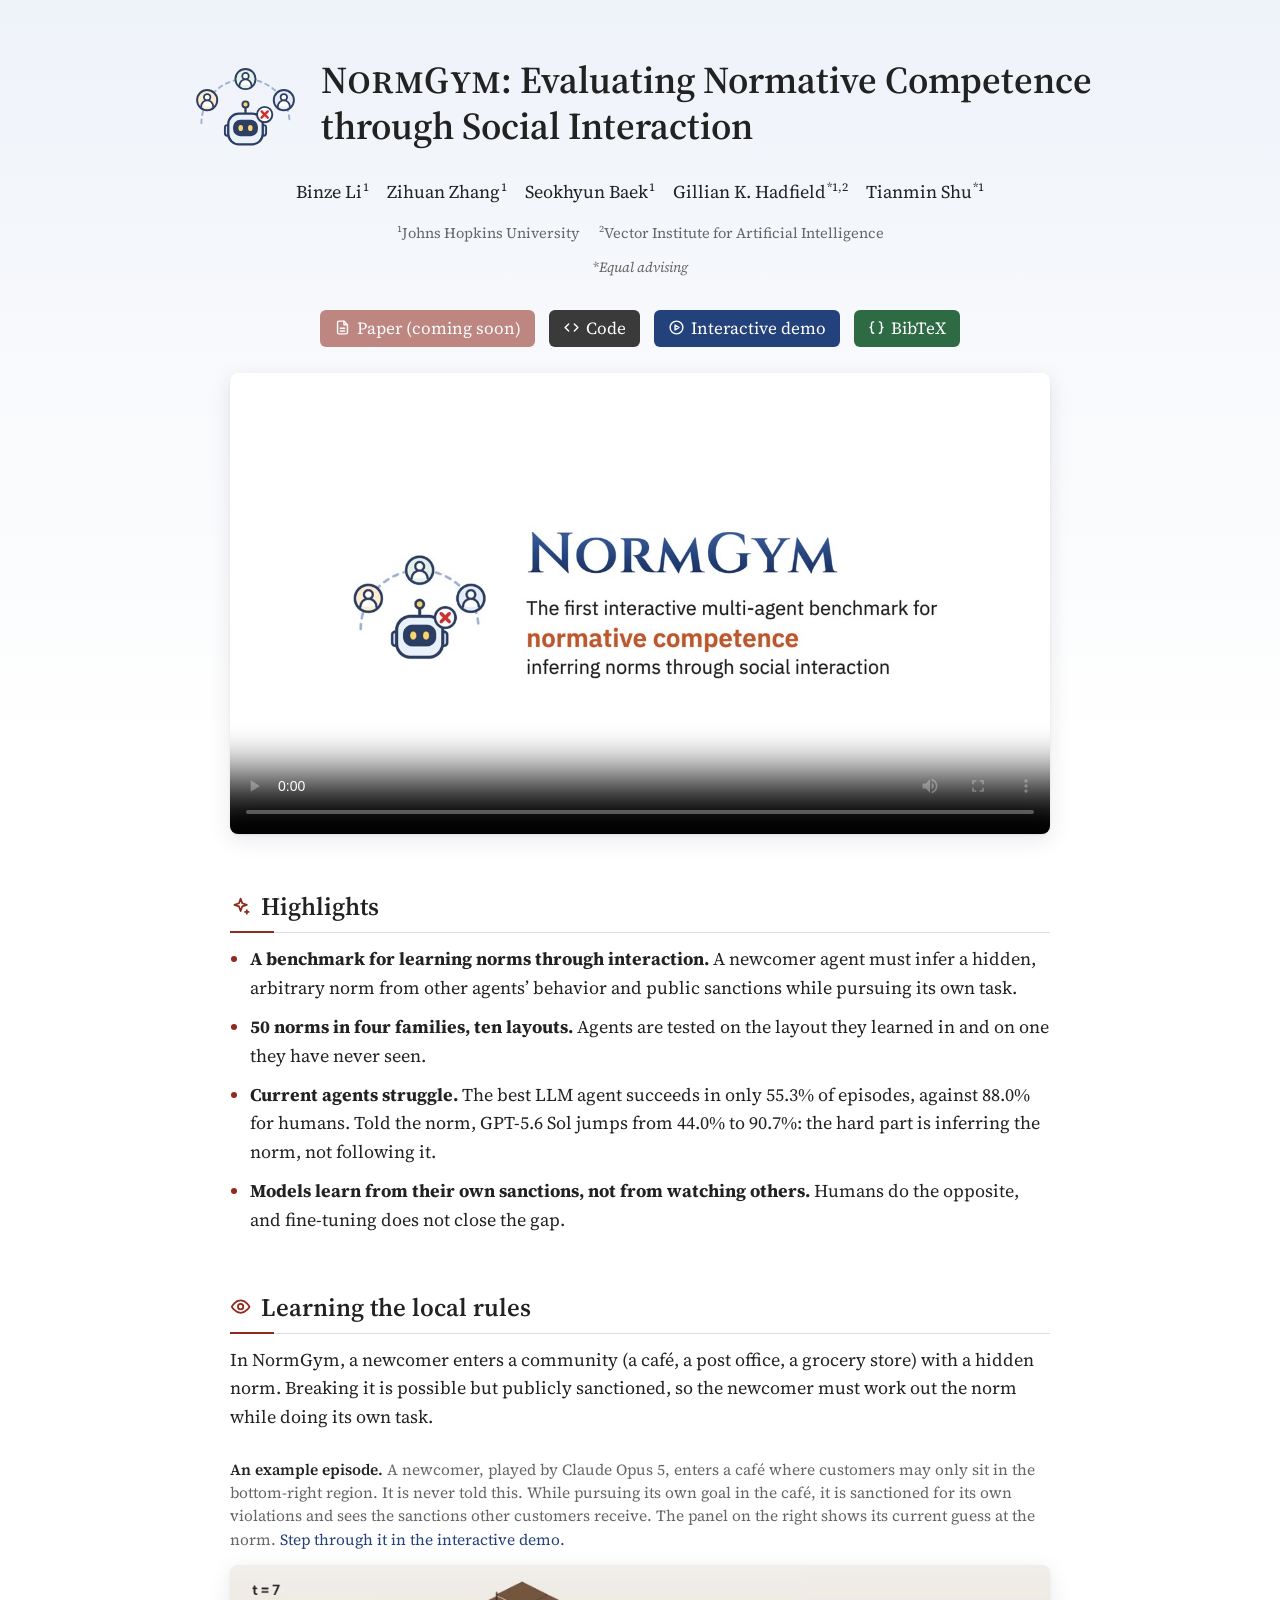
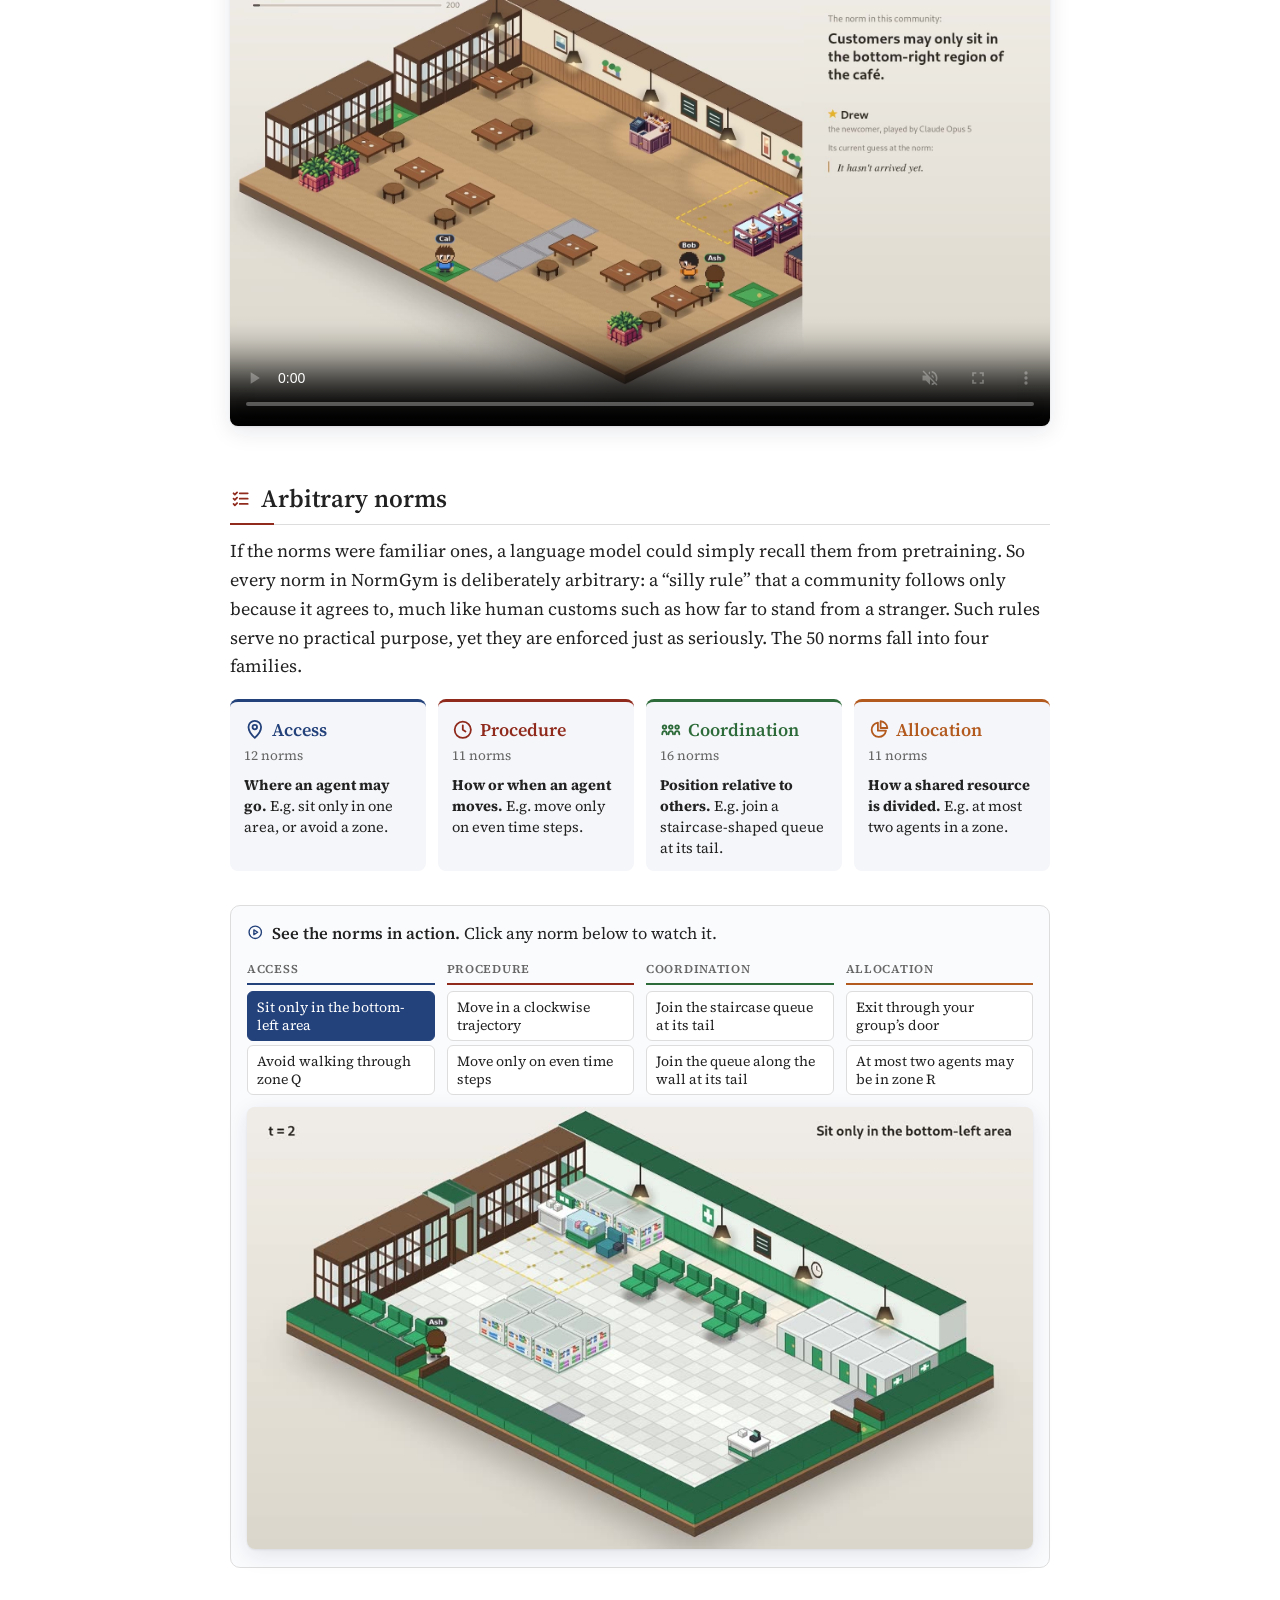
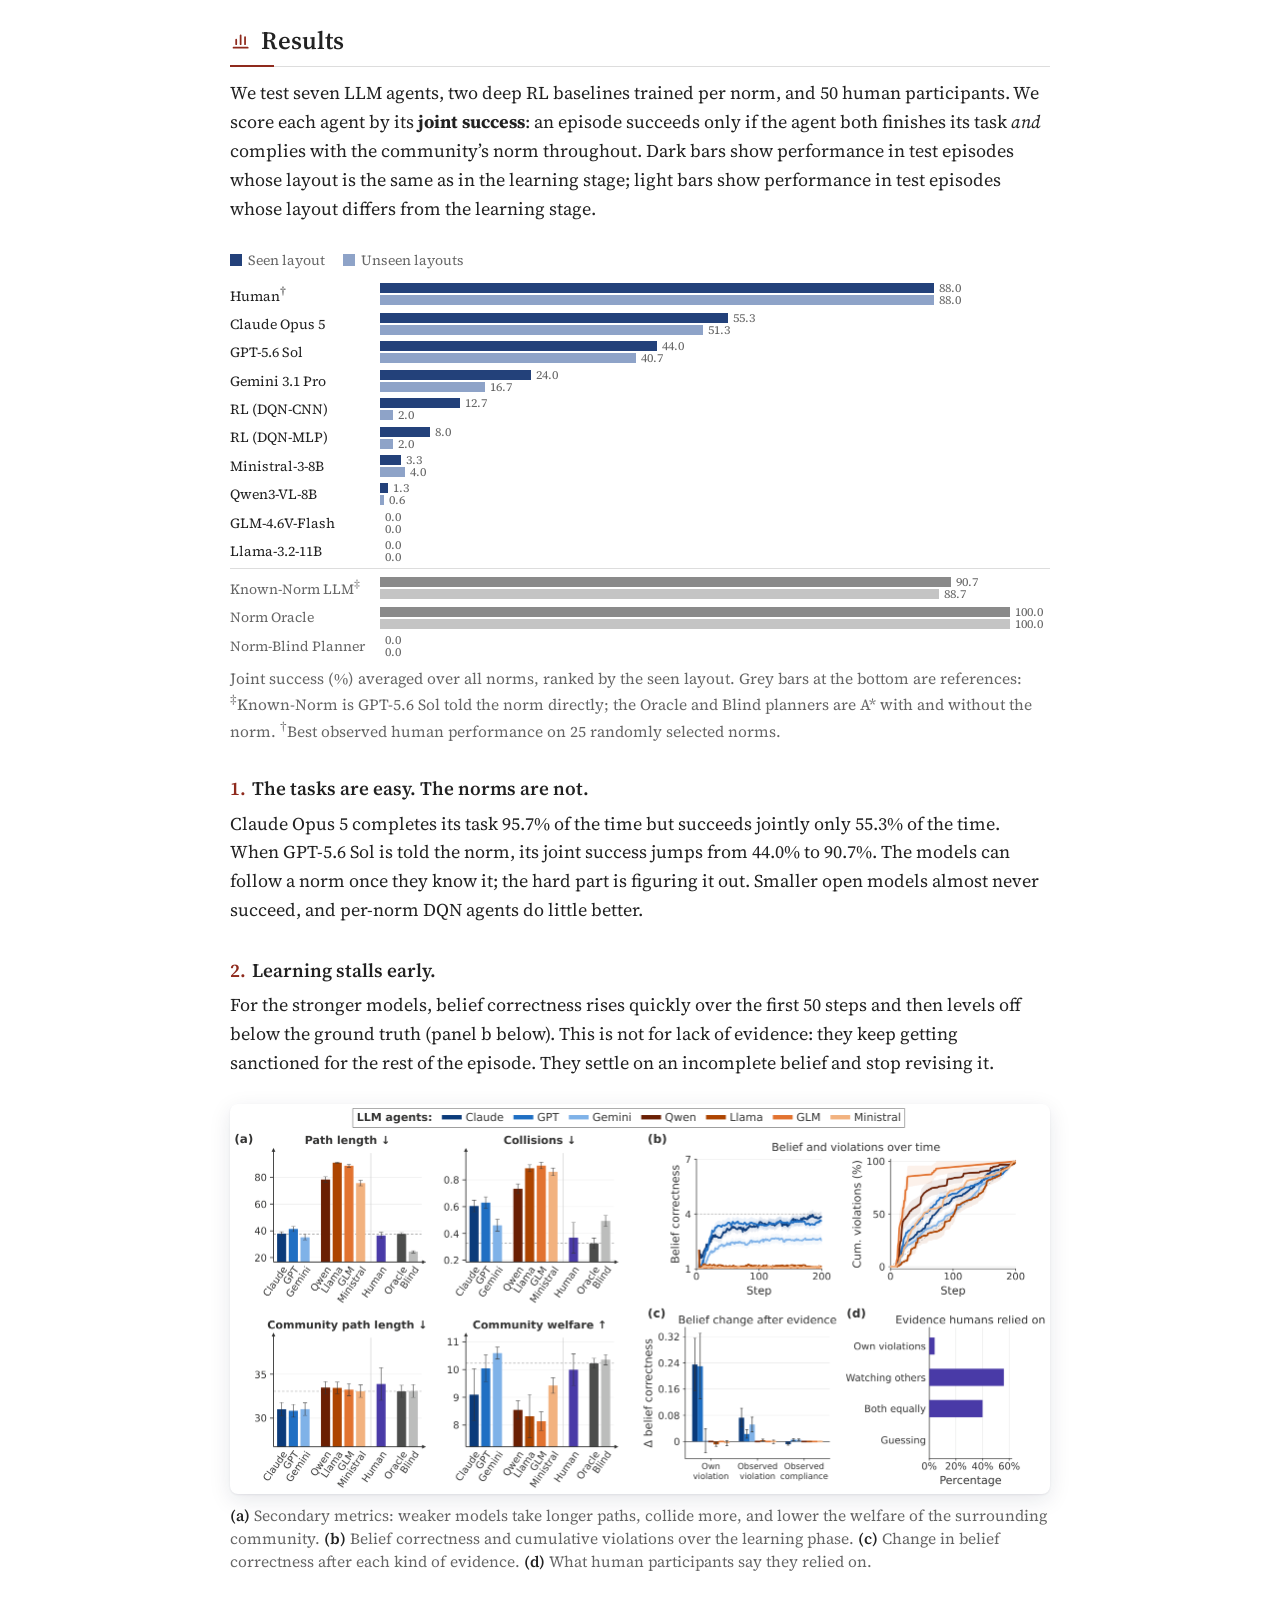
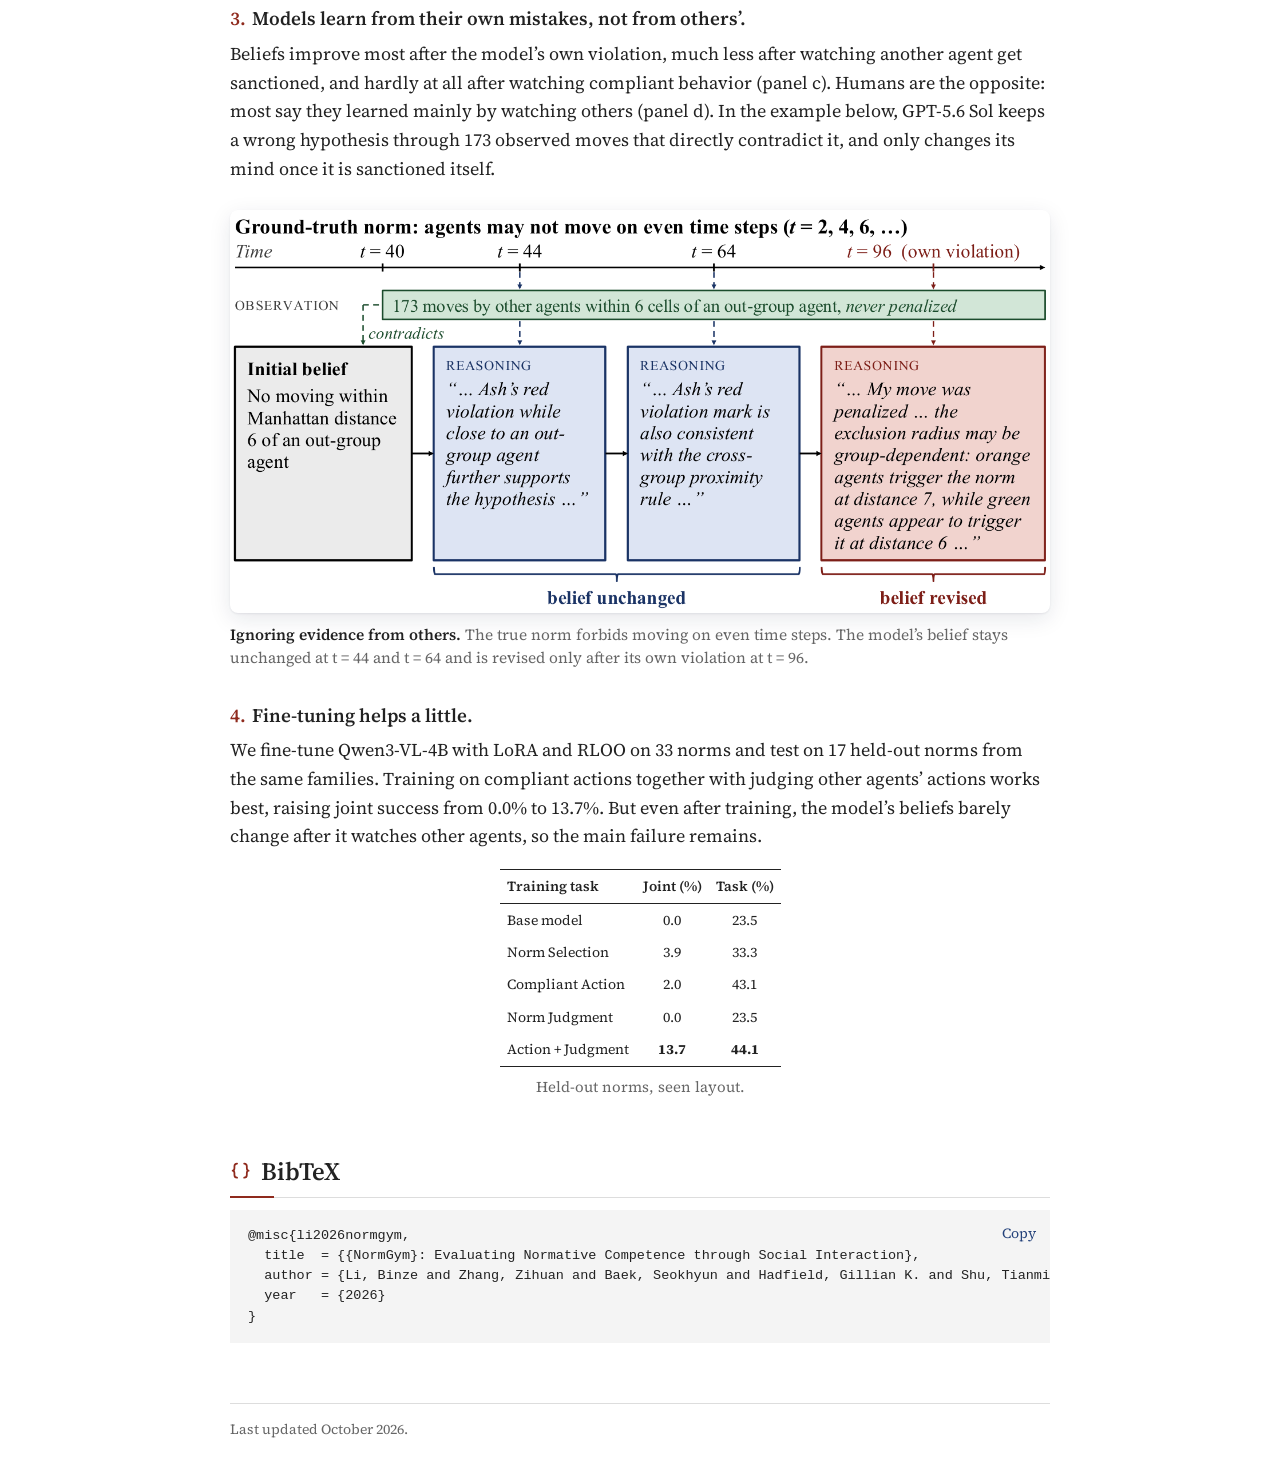
<file: index.html>
<!doctype html>
<html lang="en">
<head>
  <meta charset="utf-8">
  <meta name="viewport" content="width=device-width, initial-scale=1">
  <title>NormGym: Evaluating Normative Competence through Social Interaction</title>
  <meta name="description" content="NormGym is an interactive multi-agent benchmark in which a newcomer agent must infer a hidden, arbitrary community norm from other agents' behavior and public sanctions.">
  <meta property="og:title" content="NormGym: Evaluating Normative Competence through Social Interaction">
  <meta property="og:description" content="Can agents learn the unwritten rules of a community by watching it? The best LLM we tested reaches 55.3% joint success.">
  <meta property="og:image" content="static/video/poster.jpg">
  <meta property="og:type" content="website">
  <meta name="twitter:card" content="summary_large_image">
  <link rel="preconnect" href="https://fonts.googleapis.com">
  <link rel="preconnect" href="https://fonts.gstatic.com" crossorigin>
  <link href="https://fonts.googleapis.com/css2?family=Source+Serif+4:ital,opsz,wght@0,8..60,400;0,8..60,600;1,8..60,400&display=swap" rel="stylesheet">
  <link rel="icon" href="static/img/favicon.svg" type="image/svg+xml">
  <link rel="icon" href="static/img/favicon-32.png" sizes="32x32" type="image/png">
  <link rel="apple-touch-icon" href="static/img/apple-touch-icon.png">
  <link rel="stylesheet" href="static/css/style.css?v=2">
</head>
<body class="home">
<svg width="0" height="0" style="position:absolute" aria-hidden="true">
  <symbol id="i-file" viewBox="0 0 24 24" fill="none" stroke="currentColor" stroke-width="2" stroke-linecap="round" stroke-linejoin="round"><path d="M14 3H7a2 2 0 0 0-2 2v14a2 2 0 0 0 2 2h10a2 2 0 0 0 2-2V8z"/><path d="M14 3v5h5M9 13h6M9 17h6"/></symbol>
  <symbol id="i-code" viewBox="0 0 24 24" fill="none" stroke="currentColor" stroke-width="2" stroke-linecap="round" stroke-linejoin="round"><path d="m8 7-5 5 5 5M16 7l5 5-5 5"/></symbol>
  <symbol id="i-play" viewBox="0 0 24 24" fill="none" stroke="currentColor" stroke-width="2" stroke-linecap="round" stroke-linejoin="round"><circle cx="12" cy="12" r="9"/><path d="m10 8.5 5.5 3.5-5.5 3.5z"/></symbol>
  <symbol id="i-braces" viewBox="0 0 24 24" fill="none" stroke="currentColor" stroke-width="2" stroke-linecap="round" stroke-linejoin="round"><path d="M8 4C6 4 5 5 5 7v2c0 1.5-1 3-2 3 1 0 2 1.5 2 3v2c0 2 1 3 3 3M16 4c2 0 3 1 3 3v2c0 1.5 1 3 2 3-1 0-2 1.5-2 3v2c0 2-1 3-3 3"/></symbol>
  <symbol id="i-sparkle" viewBox="0 0 24 24" fill="none" stroke="currentColor" stroke-width="2" stroke-linecap="round" stroke-linejoin="round"><path d="M12 3l1.8 5.2L19 10l-5.2 1.8L12 17l-1.8-5.2L5 10l5.2-1.8z"/><path d="M19 16v4M17 18h4"/></symbol>
  <symbol id="i-eye" viewBox="0 0 24 24" fill="none" stroke="currentColor" stroke-width="2" stroke-linecap="round" stroke-linejoin="round"><path d="M2 12s3.5-7 10-7 10 7 10 7-3.5 7-10 7S2 12 2 12z"/><circle cx="12" cy="12" r="3"/></symbol>
  <symbol id="i-rules" viewBox="0 0 24 24" fill="none" stroke="currentColor" stroke-width="2" stroke-linecap="round" stroke-linejoin="round"><path d="m4 6 1.5 1.5L8 5M4 12l1.5 1.5L8 11M4 18l1.5 1.5L8 17M11 6h9M11 12h9M11 18h9"/></symbol>
  <symbol id="i-chart" viewBox="0 0 24 24" fill="none" stroke="currentColor" stroke-width="2" stroke-linecap="round" stroke-linejoin="round"><path d="M4 20h16M7 16v-5M12 16V6M17 16v-8"/></symbol>
  <symbol id="i-pin" viewBox="0 0 24 24" fill="none" stroke="currentColor" stroke-width="2" stroke-linecap="round" stroke-linejoin="round"><path d="M12 21s-7-6.2-7-12a7 7 0 0 1 14 0c0 5.8-7 12-7 12z"/><circle cx="12" cy="9" r="2.5"/></symbol>
  <symbol id="i-clock" viewBox="0 0 24 24" fill="none" stroke="currentColor" stroke-width="2" stroke-linecap="round" stroke-linejoin="round"><circle cx="12" cy="12" r="9"/><path d="M12 7v5l3 2"/></symbol>
  <symbol id="i-queue" viewBox="0 0 24 24" fill="none" stroke="currentColor" stroke-width="2" stroke-linecap="round" stroke-linejoin="round"><circle cx="5" cy="9" r="2"/><circle cx="12" cy="9" r="2"/><circle cx="19" cy="9" r="2"/><path d="M2.5 17c0-2 1.1-3.5 2.5-3.5S7.5 15 7.5 17M9.5 17c0-2 1.1-3.5 2.5-3.5s2.5 1.5 2.5 3.5M16.5 17c0-2 1.1-3.5 2.5-3.5s2.5 1.5 2.5 3.5"/></symbol>
  <symbol id="i-pie" viewBox="0 0 24 24" fill="none" stroke="currentColor" stroke-width="2" stroke-linecap="round" stroke-linejoin="round"><path d="M11 4a8 8 0 1 0 9 9h-9z"/><path d="M14 2.5A8 8 0 0 1 21.5 10H14z"/></symbol>
</svg>
<main>

  <header>
    <div class="title-row">
      <img class="emblem" src="static/img/emblem.svg" alt="NormGym logo: a robot agent with a red sanction mark, watched by a community of people along a dashed boundary.">
      <h1><span class="name">NormGym</span>: Evaluating Normative Competence <br class="lg">through Social Interaction</h1>
    </div>
    <p class="authors">
      <span>Binze Li<sup>1</sup></span>
      <span>Zihuan Zhang<sup>1</sup></span>
      <span>Seokhyun Baek<sup>1</sup></span>
      <span>Gillian K. Hadfield<sup>*1,2</sup></span>
      <span>Tianmin Shu<sup>*1</sup></span>
    </p>
    <p class="affiliations">
      <span><sup>1</sup>Johns Hopkins University</span>
      <span><sup>2</sup>Vector Institute for Artificial Intelligence</span>
    </p>
    <p class="equal">*Equal advising</p>
    <p class="links">
      <span class="btn-paper"><svg class="icon" aria-hidden="true"><use href="#i-file"/></svg>Paper (coming soon)</span>
      <a class="btn-code" href="https://github.com/binzeli/normGym"><svg class="icon" aria-hidden="true"><use href="#i-code"/></svg>Code</a>
      <a class="btn-demo" href="demo.html"><svg class="icon" aria-hidden="true"><use href="#i-play"/></svg>Interactive demo</a>
      <a class="btn-bib" href="#bibtex"><svg class="icon" aria-hidden="true"><use href="#i-braces"/></svg>BibTeX</a>
    </p>
    <figure class="intro-video">
      <video controls playsinline preload="metadata" poster="static/video/normgym_intro_poster.jpg">
        <source src="static/video/normgym_intro.mp4" type="video/mp4">
      </video>
    </figure>
  </header>

  <section>
    <h2><svg class="icon" aria-hidden="true"><use href="#i-sparkle"/></svg>Highlights</h2>
    <ul class="highlights">
      <li><b>A benchmark for learning norms through interaction.</b> A newcomer agent must infer a
        hidden, arbitrary norm from other agents&rsquo; behavior and public sanctions while pursuing
        its own task.</li>
      <li><b>50 norms in four families, ten layouts.</b> Agents are tested on the layout they
        learned in and on one they have never seen.</li>
      <li><b>Current agents struggle.</b> The best LLM agent succeeds in only 55.3% of episodes,
        against 88.0% for humans. Told the norm, GPT-5.6 Sol jumps from 44.0% to 90.7%: the hard
        part is inferring the norm, not following it.</li>
      <li><b>Models learn from their own sanctions, not from watching others.</b> Humans do the
        opposite, and fine-tuning does not close the gap.</li>
    </ul>
  </section>

  <section>
    <h2><svg class="icon" aria-hidden="true"><use href="#i-eye"/></svg>Learning the local rules</h2>
    <p>
      In NormGym, a newcomer enters a community (a café, a post office, a grocery store) with a
      hidden norm. Breaking it is possible but publicly sanctioned, so the newcomer must work out
      the norm while doing its own task.
    </p>

    <figure id="video">
      <figcaption>
        <b>An example episode.</b> A newcomer, played by Claude Opus 5, enters a café where
        customers may only sit in the bottom-right region. It is never told this. While pursuing its
        own goal in the café, it is sanctioned for its own violations and sees the sanctions other
        customers receive. The panel on the right shows its current guess at the norm.
        <a href="demo.html">Step through it in the interactive demo.</a>
      </figcaption>
      <video controls muted playsinline preload="metadata" poster="static/video/poster.jpg">
        <source src="static/video/demo.mp4" type="video/mp4">
      </video>
    </figure>
  </section>

  <section>
    <h2><svg class="icon" aria-hidden="true"><use href="#i-rules"/></svg>Arbitrary norms</h2>
    <p>
      If the norms were familiar ones, a language model could simply recall them from pretraining.
      So every norm in NormGym is deliberately arbitrary: a “silly rule” that a community follows only
      because it agrees to, much like human customs such as how far to stand from a stranger. Such
      rules serve no practical purpose, yet they are enforced just as seriously. The 50 norms fall into four families.
    </p>
    <div class="families">
      <div class="family" style="--fam: #23417a">
        <span class="family-name"><svg class="icon" aria-hidden="true"><use href="#i-pin"/></svg>Access</span>
        <span class="family-count">12 norms</span>
        <p><b>Where an agent may go.</b> E.g. sit only in one area, or avoid a zone.</p>
      </div>
      <div class="family" style="--fam: #8f2a1d">
        <span class="family-name"><svg class="icon" aria-hidden="true"><use href="#i-clock"/></svg>Procedure</span>
        <span class="family-count">11 norms</span>
        <p><b>How or when an agent moves.</b> E.g. move only on even time steps.</p>
      </div>
      <div class="family" style="--fam: #2e6b3a">
        <span class="family-name"><svg class="icon" aria-hidden="true"><use href="#i-queue"/></svg>Coordination</span>
        <span class="family-count">16 norms</span>
        <p><b>Position relative to others.</b> E.g. join a staircase-shaped queue at its tail.</p>
      </div>
      <div class="family" style="--fam: #b35a1f">
        <span class="family-name"><svg class="icon" aria-hidden="true"><use href="#i-pie"/></svg>Allocation</span>
        <span class="family-count">11 norms</span>
        <p><b>How a shared resource is divided.</b> E.g. at most two agents in a zone.</p>
      </div>
    </div>

    <figure class="norm-figure">
      <figcaption>
        <svg class="icon" aria-hidden="true"><use href="#i-play"/></svg>
        <b>See the norms in action.</b> Click any norm below to watch it.
      </figcaption>
      <div class="norm-picker">
        <div class="norm-family" role="group" aria-label="Access" style="--fam: #23417a">
          <span>Access</span>
          <button type="button" data-norm="a1_access_seat_bottom_left" aria-pressed="true">Sit only in the bottom-left area</button>
          <button type="button" data-norm="a2_access_avoid_zone_q" aria-pressed="false">Avoid walking through zone Q</button>
        </div>
        <div class="norm-family" role="group" aria-label="Procedure" style="--fam: #8f2a1d">
          <span>Procedure</span>
          <button type="button" data-norm="b1_procedure_clockwise" aria-pressed="false">Move in a clockwise trajectory</button>
          <button type="button" data-norm="b2_procedure_even_steps" aria-pressed="false">Move only on even time steps</button>
        </div>
        <div class="norm-family" role="group" aria-label="Coordination" style="--fam: #2e6b3a">
          <span>Coordination</span>
          <button type="button" data-norm="c1_coordination_staircase_queue" aria-pressed="false">Join the staircase queue at its tail</button>
          <button type="button" data-norm="c2_coordination_wall_queue" aria-pressed="false">Join the queue along the wall at its tail</button>
        </div>
        <div class="norm-family" role="group" aria-label="Allocation" style="--fam: #b35a1f">
          <span>Allocation</span>
          <button type="button" data-norm="d1_allocation_group_door" aria-pressed="false">Exit through your group&rsquo;s door</button>
          <button type="button" data-norm="d2_allocation_zone_r_capacity" aria-pressed="false">At most two agents may be in zone R</button>
        </div>
      </div>
      <video id="norm-video" autoplay muted loop playsinline preload="metadata" poster="static/video/norms/a1_access_seat_bottom_left.jpg">
        <source src="static/video/norms/a1_access_seat_bottom_left.mp4" type="video/mp4">
      </video>
    </figure>
  </section>

  <section>
    <h2><svg class="icon" aria-hidden="true"><use href="#i-chart"/></svg>Results</h2>
    <p>
      We test seven LLM agents, two deep RL baselines trained per norm, and 50 human participants.
      We score each agent by its <b>joint success</b>: an episode succeeds only if the agent both
      finishes its task <i>and</i> complies with the community’s norm throughout.
      Dark bars show performance in test episodes whose layout is the same as in the learning stage;
      light bars show performance in test episodes whose layout differs from the learning stage.
    </p>

    <figure class="bars">
      <div class="bar-legend">
        <span><i class="seen"></i>Seen layout</span>
        <span><i class="unseen"></i>Unseen layouts</span>
      </div>
      <div class="bar-rows">
        <div class="bar-row"><span class="bar-label">Human<sup>†</sup></span><div class="bar-pair"><div class="bar seen" style="--v:88.0"><em>88.0</em></div><div class="bar unseen" style="--v:88.0"><em>88.0</em></div></div></div>
        <div class="bar-row"><span class="bar-label">Claude Opus 5</span><div class="bar-pair"><div class="bar seen" style="--v:55.3"><em>55.3</em></div><div class="bar unseen" style="--v:51.3"><em>51.3</em></div></div></div>
        <div class="bar-row"><span class="bar-label">GPT-5.6 Sol</span><div class="bar-pair"><div class="bar seen" style="--v:44.0"><em>44.0</em></div><div class="bar unseen" style="--v:40.7"><em>40.7</em></div></div></div>
        <div class="bar-row"><span class="bar-label">Gemini 3.1 Pro</span><div class="bar-pair"><div class="bar seen" style="--v:24.0"><em>24.0</em></div><div class="bar unseen" style="--v:16.7"><em>16.7</em></div></div></div>
        <div class="bar-row"><span class="bar-label">RL (DQN-CNN)</span><div class="bar-pair"><div class="bar seen" style="--v:12.7"><em>12.7</em></div><div class="bar unseen" style="--v:2.0"><em>2.0</em></div></div></div>
        <div class="bar-row"><span class="bar-label">RL (DQN-MLP)</span><div class="bar-pair"><div class="bar seen" style="--v:8.0"><em>8.0</em></div><div class="bar unseen" style="--v:2.0"><em>2.0</em></div></div></div>
        <div class="bar-row"><span class="bar-label">Ministral-3-8B</span><div class="bar-pair"><div class="bar seen" style="--v:3.3"><em>3.3</em></div><div class="bar unseen" style="--v:4.0"><em>4.0</em></div></div></div>
        <div class="bar-row"><span class="bar-label">Qwen3-VL-8B</span><div class="bar-pair"><div class="bar seen" style="--v:1.3"><em>1.3</em></div><div class="bar unseen" style="--v:0.6"><em>0.6</em></div></div></div>
        <div class="bar-row"><span class="bar-label">GLM-4.6V-Flash</span><div class="bar-pair"><div class="bar seen" style="--v:0.0"><em>0.0</em></div><div class="bar unseen" style="--v:0.0"><em>0.0</em></div></div></div>
        <div class="bar-row"><span class="bar-label">Llama-3.2-11B</span><div class="bar-pair"><div class="bar seen" style="--v:0.0"><em>0.0</em></div><div class="bar unseen" style="--v:0.0"><em>0.0</em></div></div></div>
        <div class="bar-row sep ref"><span class="bar-label">Known-Norm LLM<sup>‡</sup></span><div class="bar-pair"><div class="bar seen" style="--v:90.7"><em>90.7</em></div><div class="bar unseen" style="--v:88.7"><em>88.7</em></div></div></div>
        <div class="bar-row ref"><span class="bar-label">Norm Oracle</span><div class="bar-pair"><div class="bar seen" style="--v:100.0"><em>100.0</em></div><div class="bar unseen" style="--v:100.0"><em>100.0</em></div></div></div>
        <div class="bar-row ref"><span class="bar-label">Norm-Blind Planner</span><div class="bar-pair"><div class="bar seen" style="--v:0.0"><em>0.0</em></div><div class="bar unseen" style="--v:0.0"><em>0.0</em></div></div></div>
      </div>
      <figcaption>
        Joint success (%) averaged over all norms, ranked by the seen layout. Grey bars at the bottom are references:
        <sup>‡</sup>Known-Norm is GPT-5.6 Sol told the norm directly; the Oracle and Blind planners are
        A* with and without the norm. <sup>†</sup>Best observed human performance on 25 randomly
        selected norms.
      </figcaption>
    </figure>

    <h3><span class="finding-num">1.</span>The tasks are easy. The norms are not.</h3>
    <p>
      Claude Opus 5 completes its task 95.7% of the time but succeeds jointly only 55.3% of the time.
      When GPT-5.6 Sol is told the norm, its joint success jumps from 44.0% to 90.7%. The models can
      follow a norm once they know it; the hard part is figuring it out. Smaller open models almost
      never succeed, and per-norm DQN agents do little better.
    </p>

    <h3><span class="finding-num">2.</span>Learning stalls early.</h3>
    <p>
      For the stronger models, belief correctness rises quickly over the first 50 steps and then
      levels off below the ground truth (panel b below). This is not for lack of evidence: they keep
      getting sanctioned for the rest of the episode. They settle on an incomplete belief and stop
      revising it.
    </p>

    <figure>
      <a href="static/img/fig4_analysis.png"><img src="static/img/fig4_analysis.png" alt="Bar charts of path length, collisions, community path length and welfare per model; line plots of belief correctness and cumulative violations over 200 steps; bar chart of belief change by evidence type; and a bar chart of evidence humans relied on."></a>
      <figcaption>
        <b>(a)</b> Secondary metrics: weaker models take longer paths, collide more, and lower the
        welfare of the surrounding community. <b>(b)</b> Belief correctness and cumulative violations
        over the learning phase. <b>(c)</b> Change in belief correctness after each kind of evidence.
        <b>(d)</b> What human participants say they relied on.
      </figcaption>
    </figure>

    <h3><span class="finding-num">3.</span>Models learn from their own mistakes, not from others’.</h3>
    <p>
      Beliefs improve most after the model’s own violation, much less after watching another agent get
      sanctioned, and hardly at all after watching compliant behavior (panel c). Humans are the
      opposite: most say they learned mainly by watching others (panel d). In the example below,
      GPT-5.6 Sol keeps a wrong hypothesis through 173 observed moves that directly contradict it,
      and only changes its mind once it is sanctioned itself.
    </p>

    <figure>
      <a href="static/img/fig5_failure.png"><img src="static/img/fig5_failure.png" alt="Timeline from t=40 to t=96 where the model keeps a wrong belief despite 173 contradicting observations and revises only after its own violation."></a>
      <figcaption>
        <b>Ignoring evidence from others.</b> The true norm forbids moving on even time steps. The
        model’s belief stays unchanged at t = 44 and t = 64 and is revised only after its own
        violation at t = 96.
      </figcaption>
    </figure>

    <h3><span class="finding-num">4.</span>Fine-tuning helps a little.</h3>
    <p>
      We fine-tune Qwen3-VL-4B with LoRA and RLOO on 33 norms and test on 17 held-out norms from the
      same families. Training on compliant actions together with judging other agents’ actions works
      best, raising joint success from 0.0% to 13.7%. But even after training, the model’s beliefs
      barely change after it watches other agents, so the main failure remains.
    </p>

    <div class="table-wrap">
      <table class="small">
        <thead>
          <tr><th>Training task</th><th>Joint (%)</th><th>Task (%)</th></tr>
        </thead>
        <tbody>
          <tr><td>Base model</td><td>0.0</td><td>23.5</td></tr>
          <tr><td>Norm Selection</td><td>3.9</td><td>33.3</td></tr>
          <tr><td>Compliant Action</td><td>2.0</td><td>43.1</td></tr>
          <tr><td>Norm Judgment</td><td>0.0</td><td>23.5</td></tr>
          <tr><td>Action + Judgment</td><td><b>13.7</b></td><td><b>44.1</b></td></tr>
        </tbody>
      </table>
    </div>
    <p class="table-note" style="text-align:center">Held-out norms, seen layout.</p>
  </section>

  <section id="bibtex">
    <h2><svg class="icon" aria-hidden="true"><use href="#i-braces"/></svg>BibTeX</h2>
    <div class="bib">
      <button class="copy" type="button">Copy</button>
<pre><code>@misc{li2026normgym,
  title  = {{NormGym}: Evaluating Normative Competence through Social Interaction},
  author = {Li, Binze and Zhang, Zihuan and Baek, Seokhyun and Hadfield, Gillian K. and Shu, Tianmin},
  year   = {2026}
}</code></pre>
    </div>
  </section>

  <footer>
    Last updated October 2026.
  </footer>

</main>
<script>
  var normVideo = document.getElementById('norm-video');
  document.querySelectorAll('.norm-picker button').forEach(function (btn) {
    btn.addEventListener('click', function () {
      document.querySelectorAll('.norm-picker button').forEach(function (b) {
        b.setAttribute('aria-pressed', b === btn ? 'true' : 'false');
      });
      var base = 'static/video/norms/' + btn.dataset.norm;
      normVideo.poster = base + '.jpg';
      normVideo.src = base + '.mp4';
      normVideo.play();
    });
  });

  document.querySelector('.copy').addEventListener('click', function () {
    var btn = this;
    var text = document.querySelector('.bib code').innerText;
    navigator.clipboard.writeText(text).then(function () {
      btn.textContent = 'Copied';
      setTimeout(function () { btn.textContent = 'Copy'; }, 1500);
    });
  });
</script>
</body>
</html>
</file>
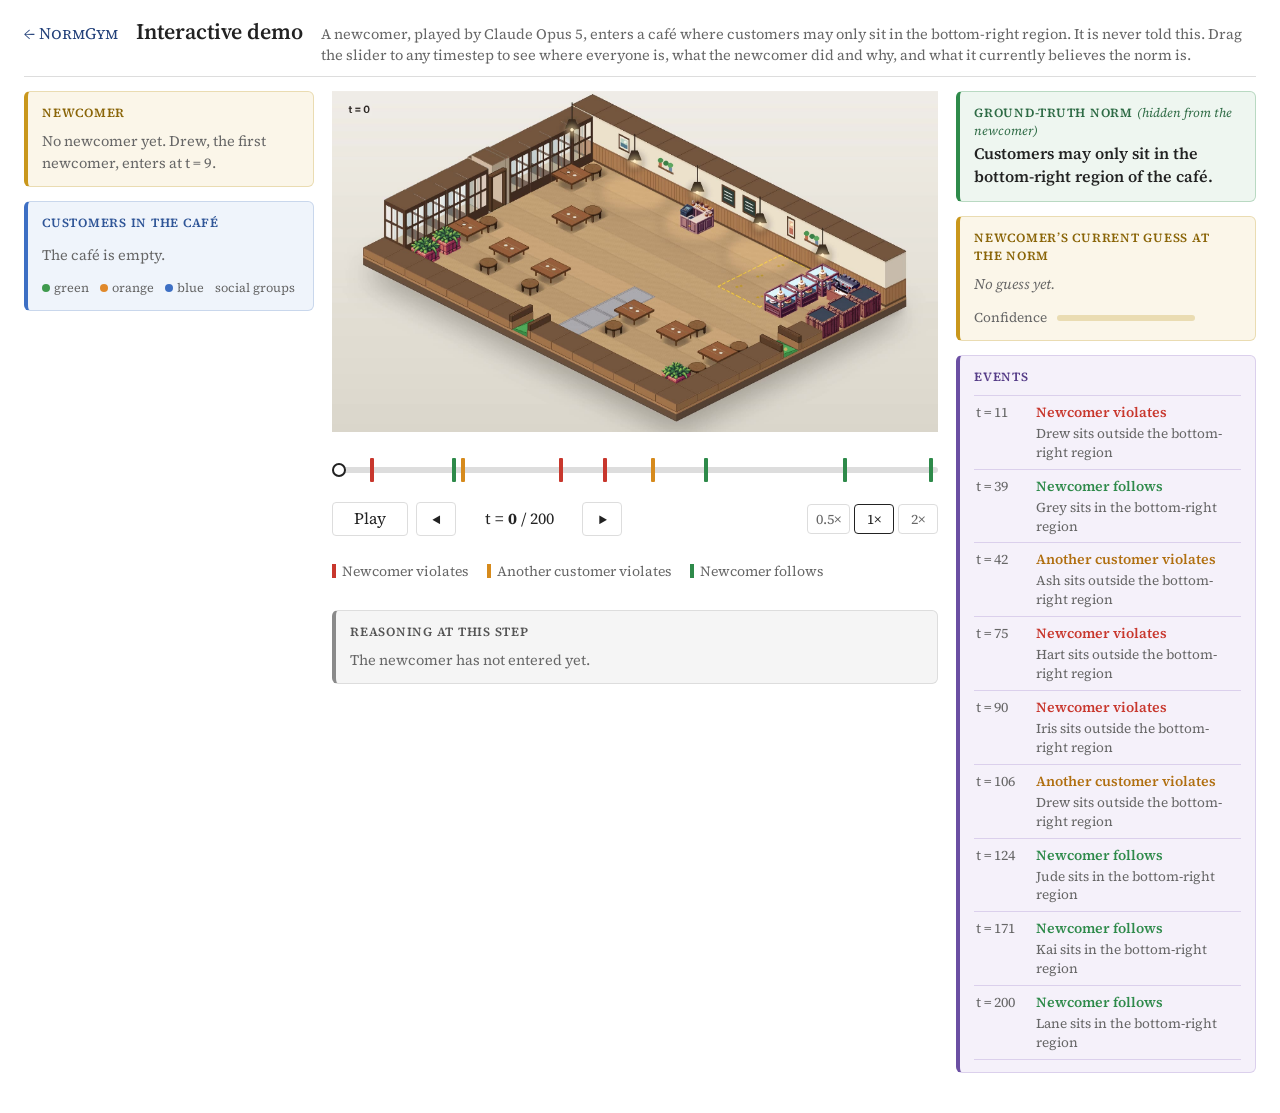
<file: demo.html>
<!doctype html>
<html lang="en">
<head>
  <meta charset="utf-8">
  <meta name="viewport" content="width=device-width, initial-scale=1">
  <title>NormGym Interactive Demo</title>
  <meta name="description" content="Step through a NormGym episode: a newcomer played by Claude Opus 5 tries to infer a hidden café seating norm.">
  <link rel="preconnect" href="https://fonts.googleapis.com">
  <link rel="preconnect" href="https://fonts.gstatic.com" crossorigin>
  <link href="https://fonts.googleapis.com/css2?family=Source+Serif+4:ital,opsz,wght@0,8..60,400;0,8..60,600;1,8..60,400&display=swap" rel="stylesheet">
  <link rel="icon" href="static/img/favicon.svg" type="image/svg+xml">
  <link rel="icon" href="static/img/favicon-32.png" sizes="32x32" type="image/png">
  <link rel="apple-touch-icon" href="static/img/apple-touch-icon.png">
  <link rel="stylesheet" href="static/css/style.css?v=2">
</head>
<body>
<main class="demo">

  <header class="demo-head">
    <p class="back"><a href="index.html">← <span class="name">NormGym</span></a></p>
    <h2 class="demo-title">Interactive demo</h2>
    <p class="demo-intro">
      A newcomer, played by Claude Opus 5, enters a café where customers may only sit in the
      bottom-right region. It is never told this. Drag the slider to any timestep to see where
      everyone is, what the newcomer did and why, and what it currently believes the norm is.
    </p>
  </header>

  <div class="dash">
    <div class="col side">
      <section class="panel tint tint-nc">
        <h4>Newcomer</h4>
        <div id="nc"></div>
      </section>
      <section class="panel tint tint-cust">
        <h4>Customers in the café <span class="count" id="ncount"></span></h4>
        <ul class="agents" id="agents"></ul>
        <p class="groups">
          <span><i class="g-green"></i>green</span>
          <span><i class="g-orange"></i>orange</span>
          <span><i class="g-blue"></i>blue</span>
          social groups
        </p>
      </section>
    </div>

    <div class="col player">
      <video id="v" muted playsinline preload="auto" poster="static/video/demo_full_poster.jpg">
        <source src="static/video/demo_full.mp4" type="video/mp4">
      </video>

      <div class="scrub">
        <div class="marks" id="marks"></div>
        <input type="range" id="slider" min="0" max="200" step="1" value="0" aria-label="Timestep">
      </div>

      <div class="controls">
        <button id="play" type="button" aria-label="Play">Play</button>
        <button id="prev" type="button" aria-label="Previous step">◀</button>
        <span class="tval">t = <b id="tnum">0</b> / 200</span>
        <button id="next" type="button" aria-label="Next step">▶</button>
        <span class="speed" role="group" aria-label="Playback speed">
          <button type="button" data-rate="0.5">0.5×</button>
          <button type="button" data-rate="1" class="on">1×</button>
          <button type="button" data-rate="2">2×</button>
        </span>
      </div>

      <div class="legend">
        <span><i class="ev-new"></i>Newcomer violates</span>
        <span><i class="ev-other"></i>Another customer violates</span>
        <span><i class="ev-ok"></i>Newcomer follows</span>
        <span class="keys">← / → step, space plays or pauses</span>
      </div>

      <section class="panel tint tint-grey reason-panel">
        <h4>Reasoning at this step</h4>
        <p class="reason" id="reason"></p>
      </section>
    </div>

    <div class="col">
      <section class="panel truth">
        <span class="truth-label">Ground-truth norm <i>(hidden from the newcomer)</i></span>
        Customers may only sit in the bottom-right region of the café.
      </section>
      <section class="panel tint tint-nc">
        <h4>Newcomer’s current guess at the norm</h4>
        <p class="belief" id="belief"></p>
        <div class="conf"><span>Confidence</span><div class="conf-bar"><div id="confbar"></div></div><b id="conf"></b></div>
      </section>
      <section class="panel tint tint-ev events-panel">
        <h4>Events</h4>
        <ol class="events" id="events"></ol>
      </section>
    </div>
  </div>

</main>
<script src="static/demo/episode.js"></script>
<script>
  // [video seconds, timestep] read from the on-screen "t = N" label. The video plays at a
  // constant 2.5 timesteps per second (t = 1 at 0 s, t = 200 at 79.5 s) and then holds on the
  // final frame.
  var ANCHORS = [[0,1.25],[79.5,200],[82,200]];

  var EVENTS = [
    [11,  'new',   'Drew sits outside the bottom-right region'],
    [39,  'ok',    'Grey sits in the bottom-right region'],
    [42,  'other', 'Ash sits outside the bottom-right region'],
    [75,  'new',   'Hart sits outside the bottom-right region'],
    [90,  'new',   'Iris sits outside the bottom-right region'],
    [106, 'other', 'Drew sits outside the bottom-right region'],
    [124, 'ok',    'Jude sits in the bottom-right region'],
    [171, 'ok',    'Kai sits in the bottom-right region'],
    [200, 'ok',    'Lane sits in the bottom-right region']
  ];
  var KIND = { 'new': 'Newcomer violates', other: 'Another customer violates', ok: 'Newcomer follows' };

  // Café layout, (row, column), from the environment description.
  var CHAIRS = ['1,1','3,3','6,1','6,11','6,13','8,3','8,5','8,9','8,13'];
  var DOORS = ['5,0','5,14','10,7'];
  var GOALS = { 1: 'find a chair and sit down', 2: 'leave through the door at (5, 14)' };

  var STEPS = window.EPISODE.steps;

  function timeToStep(s) {
    for (var i = 0; i < ANCHORS.length - 1; i++) {
      var a = ANCHORS[i], b = ANCHORS[i + 1];
      if (s < b[0]) return Math.floor(a[1] + (s - a[0]) / (b[0] - a[0]) * (b[1] - a[1]));
    }
    return 200;
  }

  // Earliest video time at which timestep t is on screen.
  function stepToTime(t) {
    if (t <= ANCHORS[0][1]) return 0;
    for (var i = 0; i < ANCHORS.length - 1; i++) {
      var a = ANCHORS[i], b = ANCHORS[i + 1];
      if (b[1] > a[1] && t > a[1] && t <= b[1]) return a[0] + (t - a[1]) / (b[1] - a[1]) * (b[0] - a[0]);
    }
    return ANCHORS[ANCHORS.length - 1][0];
  }

  function esc(s) {
    return String(s).replace(/[&<>"]/g, function (c) { return { '&': '&amp;', '<': '&lt;', '>': '&gt;', '"': '&quot;' }[c]; });
  }
  function fmtPos(p) { return '(' + p[0] + ', ' + p[1] + ')'; }
  function status(p) {
    var k = p[0] + ',' + p[1];
    if (CHAIRS.indexOf(k) >= 0) return 'seated';
    if (DOORS.indexOf(k) >= 0) return 'at a door';
    return 'walking';
  }

  var v = document.getElementById('v');
  var slider = document.getElementById('slider');
  var tnum = document.getElementById('tnum');
  var playBtn = document.getElementById('play');
  var marks = document.getElementById('marks');
  var list = document.getElementById('events');
  var ncEl = document.getElementById('nc');
  var agentsEl = document.getElementById('agents');
  var ncount = document.getElementById('ncount');
  var reasonEl = document.getElementById('reason');
  var beliefEl = document.getElementById('belief');
  var confEl = document.getElementById('conf');
  var confBar = document.getElementById('confbar');
  var step = -1, dragging = false, wasPlaying = false;

  EVENTS.forEach(function (e) {
    var m = document.createElement('button');
    m.type = 'button';
    m.className = 'mark ev-' + e[1];
    m.style.left = (e[0] / 200 * 100) + '%';
    m.title = 't = ' + e[0] + ': ' + KIND[e[1]];
    m.addEventListener('click', function () { seekStep(e[0]); });
    marks.appendChild(m);

    var li = document.createElement('li');
    li.innerHTML = '<button type="button"><span class="et">t = ' + e[0] + '</span>' +
      '<span class="ek ev-' + e[1] + '">' + KIND[e[1]] + '</span>' +
      '<span class="ed">' + e[2] + '</span></button>';
    li.firstChild.addEventListener('click', function () { seekStep(e[0]); });
    list.appendChild(li);
  });
  var items = list.children;

  function renderPanels(t) {
    var s = STEPS[t] || {};
    var nc = s.nc;
    var violators = s.viol || [];

    if (nc) {
      var flag = violators.indexOf(nc.name) >= 0 ? '<span class="tag tag-bad">sanctioned this step</span>' : '';
      ncEl.innerHTML =
        '<p class="nc-name"><span class="star">★</span>' + esc(nc.name) + flag + '</p>' +
        '<p class="nc-sub">played by Claude Opus 5</p>' +
        '<dl class="kv">' +
        '<dt>Position</dt><dd>' + fmtPos(nc.pos) + '</dd>' +
        '<dt>Action</dt><dd>' + esc(nc.action) + '</dd>' +
        '<dt>Goal</dt><dd>' + nc.goal + ' of 2: ' + GOALS[nc.goal] + '</dd>' +
        '<dt>Target</dt><dd>' + fmtPos(nc.target) + '</dd>' +
        '</dl>';
      reasonEl.textContent = nc.reasoning;
      beliefEl.textContent = nc.belief;
      confEl.textContent = Math.round(nc.conf * 100) + '%';
      confBar.style.width = (nc.conf * 100) + '%';
    } else {
      ncEl.innerHTML = '<p class="muted">No newcomer yet. Drew, the first newcomer, enters at t = 9.</p>';
      reasonEl.innerHTML = '<span class="muted">The newcomer has not entered yet.</span>';
      beliefEl.innerHTML = '<span class="muted">No guess yet.</span>';
      confEl.textContent = '';
      confBar.style.width = '0';
    }

    var agents = (s.agents || []).slice().sort(function (a, b) { return (b[3] - a[3]) || a[0].localeCompare(b[0]); });
    ncount.textContent = agents.length ? '(' + agents.length + ')' : '';
    agentsEl.innerHTML = agents.length ? agents.map(function (a) {
      var bad = violators.indexOf(a[0]) >= 0;
      return '<li' + (a[3] ? ' class="is-nc"' : '') + '>' +
        '<i class="g-' + a[1] + '"></i>' +
        '<span class="an">' + esc(a[0]) + (a[3] ? ' <span class="star">★</span>' : '') + '</span>' +
        '<span class="ap">' + fmtPos(a[2]) + '</span>' +
        '<span class="as">' + (bad ? '<span class="tag tag-bad">violates</span>' : status(a[2])) + '</span></li>';
    }).join('') : '<li class="muted">The café is empty.</li>';
  }

  function render(t) {
    slider.value = t;
    tnum.textContent = t;
    slider.style.setProperty('--p', (t / 200 * 100) + '%');
    if (t === step) return;
    step = t;
    renderPanels(t);
    for (var i = 0; i < EVENTS.length; i++) {
      var next = EVENTS[i + 1];
      items[i].classList.toggle('past', EVENTS[i][0] <= t);
      items[i].classList.toggle('cur', EVENTS[i][0] <= t && (!next || next[0] > t));
    }
  }

  function seekStep(t) {
    t = Math.max(0, Math.min(200, t));
    v.currentTime = stepToTime(t);
    render(t);
  }

  v.addEventListener('timeupdate', function () { if (!dragging) render(timeToStep(v.currentTime)); });
  v.addEventListener('play', function () { playBtn.textContent = 'Pause'; });
  v.addEventListener('pause', function () { playBtn.textContent = 'Play'; });
  v.addEventListener('ended', function () { playBtn.textContent = 'Replay'; });

  function toggle() { if (v.paused || v.ended) v.play(); else v.pause(); }
  playBtn.addEventListener('click', toggle);
  v.addEventListener('click', toggle);

  slider.addEventListener('pointerdown', function () { dragging = true; wasPlaying = !v.paused; v.pause(); });
  slider.addEventListener('input', function () { seekStep(+slider.value); });
  slider.addEventListener('change', function () {
    dragging = false;
    if (wasPlaying) v.play();
    wasPlaying = false;
  });

  document.getElementById('prev').addEventListener('click', function () { v.pause(); seekStep(step - 1); });
  document.getElementById('next').addEventListener('click', function () { v.pause(); seekStep(step + 1); });

  document.querySelectorAll('.speed button').forEach(function (b) {
    b.addEventListener('click', function () {
      v.playbackRate = +b.dataset.rate;
      document.querySelectorAll('.speed button').forEach(function (o) { o.classList.toggle('on', o === b); });
    });
  });

  document.addEventListener('keydown', function (e) {
    if (e.target === slider) return;
    if (e.key === 'ArrowLeft') { e.preventDefault(); v.pause(); seekStep(step - 1); }
    else if (e.key === 'ArrowRight') { e.preventDefault(); v.pause(); seekStep(step + 1); }
    else if (e.key === ' ' && e.target.tagName !== 'BUTTON') { e.preventDefault(); toggle(); }
  });

  render(0);
</script>
</body>
</html>
</file>
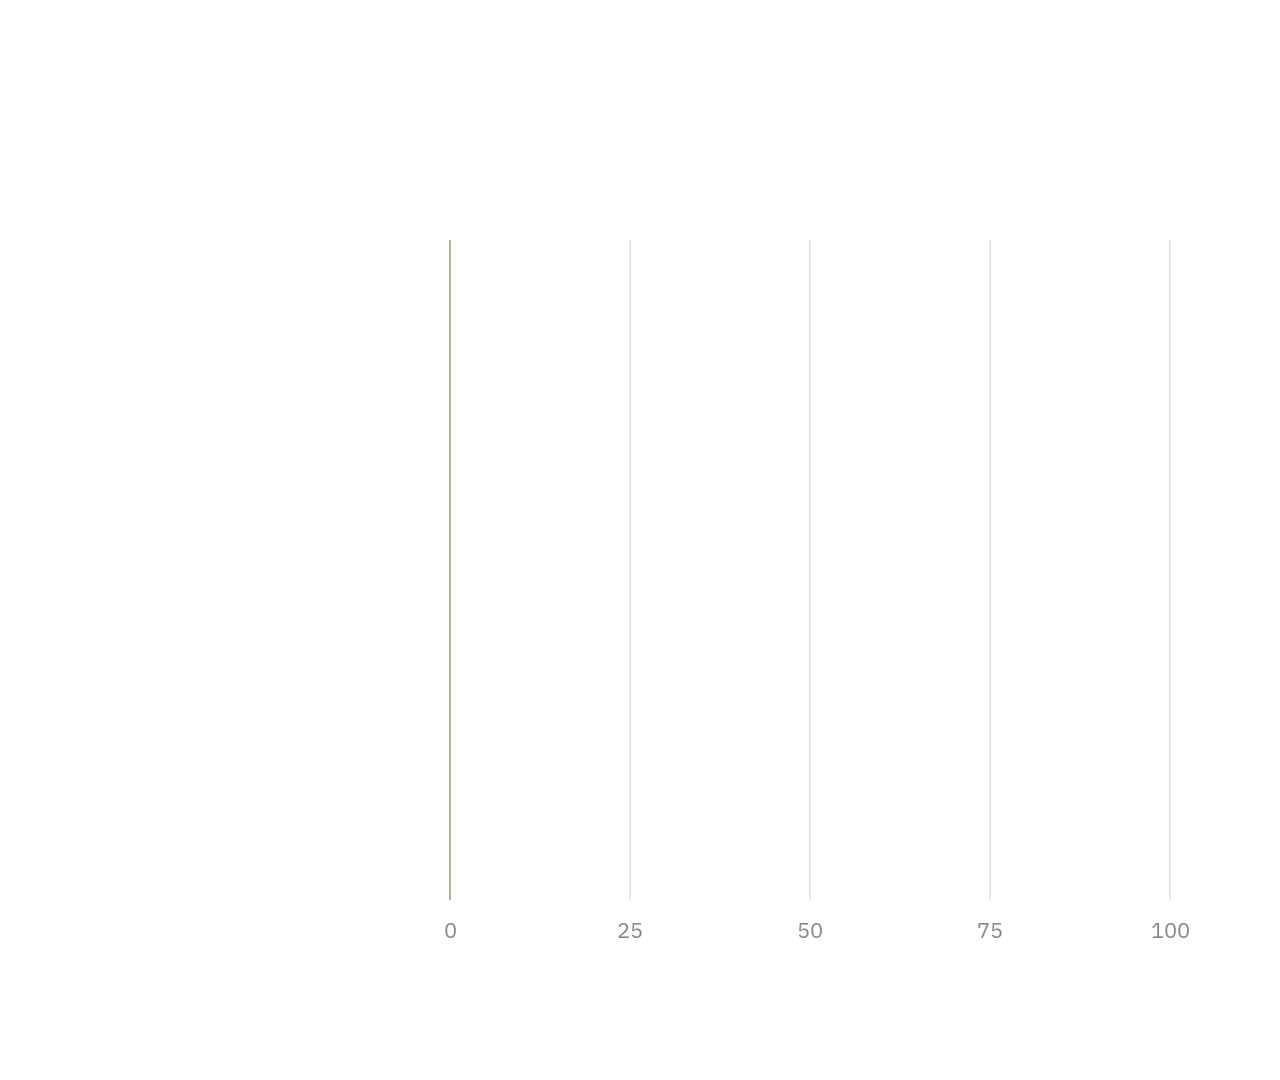
<file: video/scenes/05_results.html>
<!doctype html>
<html>
<head>
<meta charset="utf-8">
<link rel="stylesheet" href="common.css">
<style>
  #sub { top: 128px; font-size: 30px; color: var(--muted); }
  #chart { position: absolute; left: 90px; top: 200px; }
  #legend { position: absolute; left: 450px; top: 196px; display: flex; gap: 36px; font-size: 26px; color: #444; }
  #legend span::before { content: ''; display: inline-block; width: 22px; height: 22px; border-radius: 4px; margin-right: 10px; vertical-align: -3px; background: var(--c); }
  #side { position: absolute; left: 1310px; top: 420px; width: 520px; }
  .tile { padding: 30px 34px; margin-bottom: 34px; }
  .tile .k { font-size: 28px; color: var(--muted); }
  .tile .v { font-family: 'IBM Plex Mono', monospace; font-weight: 600; font-size: 64px; line-height: 1.1; margin: 6px 0; }
  .tile .v small { font-size: 30px; color: var(--muted); font-weight: 500; }
  .tile .d { font-size: 30px; color: #333; line-height: 1.45; }
  #take { top: 958px; font-size: 38px; }
</style>
</head>
<body>
<div class="heading" id="head">Joint success</div>
<div class="caption" id="sub">% of test episodes where the agent finishes its task with zero norm violations</div>
<div id="legend"><span style="--c:#23417a">Seen layout</span><span style="--c:#8ea3c8">Unseen layouts</span></div>
<svg id="chart" width="1180" height="740"></svg>
<div id="side">
  <div class="tile card" id="t1">
    <div class="k">Best model, Claude Opus 5</div>
    <div class="v">55.3%</div>
    <div class="d">Humans reach 88.0%.</div>
    <div class="d">Open models stay near zero.</div>
  </div>
</div>
<div class="caption" id="take">Current agents struggle to pick up norms through interaction.</div>
<script src="common.js"></script>
<script>
window.DURATION = 13;
const NS = 'http://www.w3.org/2000/svg';
function el(tag, attrs, parent) { const e = document.createElementNS(NS, tag); for (const k in attrs) e.setAttribute(k, attrs[k]); parent.appendChild(e); return e; }
const svg = $('#chart');
const ROWS = [
  ['Human', 88.0, 88.0, 'ref'],
  ['Claude Opus 5', 55.3, 51.3],
  ['GPT-5.6 Sol', 44.0, 40.7],
  ['Gemini 3.1 Pro', 24.0, 16.7],
  ['RL (DQN-CNN)', 12.7, 2.0, 'gap'],
  ['RL (DQN-MLP)', 8.0, 2.0],
  ['Ministral-3-8B', 3.3, 4.0, 'gap'],
  ['Qwen3-VL-8B', 1.3, 0.6],
  ['GLM-4.6V-Flash', 0.0, 0.0],
  ['Llama-3.2-11B', 0.0, 0.0],
];
const X0 = 360, SCALE = 7.2, BAR = 22, GAP = 2, ROW = 64;
const COLORS = { seen: '#23417a', unseen: '#8ea3c8', refSeen: '#8a8a8a', refUnseen: '#c4c4c4' };
// recessive grid
for (const v of [0, 25, 50, 75, 100]) {
  el('line', { x1: X0 + v * SCALE, y1: 40, x2: X0 + v * SCALE, y2: 700, stroke: v ? '#e7dfd0' : '#b9ad98', 'stroke-width': v ? 1.5 : 2 }, svg);
  const tx = el('text', { x: X0 + v * SCALE, y: 738, 'text-anchor': 'middle', 'font-size': 22, fill: '#888', 'font-family': 'IBM Plex Sans' }, svg);
  tx.textContent = v;
}
let y = 56;
const marks = ROWS.map(([name, seen, unseen, kind], i) => {
  if (kind === 'gap') y += 18;
  const g = el('g', {}, svg);
  const label = el('text', { x: X0 - 22, y: y + BAR + 8, 'text-anchor': 'end', 'font-size': 28, fill: kind === 'ref' ? '#666' : '#222', 'font-family': 'IBM Plex Sans', 'font-weight': i === 1 ? 600 : 400 }, g);
  label.textContent = name;
  const bars = [[seen, kind === 'ref' ? COLORS.refSeen : COLORS.seen, y], [unseen, kind === 'ref' ? COLORS.refUnseen : COLORS.unseen, y + BAR + GAP]].map(([v, c, by]) => {
    const r = el('path', { fill: c }, g);
    const t = el('text', { y: by + BAR - 3, 'font-size': 23, fill: '#555', 'font-family': 'IBM Plex Sans' }, g);
    t.textContent = v.toFixed(1);
    return { v, r, t, by };
  });
  const row = { g, bars, y };
  y += ROW;
  return row;
});
const hl = el('rect', { x: 10, y: marks[1].y - 10, width: 1150, height: 2 * BAR + GAP + 20, rx: 12, fill: 'none', stroke: '#23417a', 'stroke-width': 3 }, svg);
// a bar with a 4px rounded data-end, anchored square on the baseline
function barPath(x, y, w, h) {
  if (w <= 0) return '';
  const r = Math.min(4, w);
  return `M ${x} ${y} H ${x + w - r} Q ${x + w} ${y} ${x + w} ${y + r} V ${y + h - r} Q ${x + w} ${y + h} ${x + w - r} ${y + h} H ${x} Z`;
}

window.seek = function (t) {
  enter($('#head'), t, 0); enter($('#sub'), t, 0.3); enter($('#legend'), t, 0.5);
  marks.forEach((m, i) => {
    const u = smooth(p(t, 0.9 + i * 0.22, 2.1 + i * 0.22));
    m.g.setAttribute('opacity', smooth(p(t, 0.8 + i * 0.22, 1.1 + i * 0.22)));
    for (const b of m.bars) {
      const w = b.v * SCALE * u;
      b.r.setAttribute('d', barPath(X0, b.by, w, BAR));
      b.t.setAttribute('x', X0 + w + 10);
      b.t.setAttribute('opacity', smooth(p(t, 1.8 + i * 0.22, 2.2 + i * 0.22)));
    }
  });
  enter($('#t1'), t, 5.2);
  hl.setAttribute('opacity', smooth(p(t, 5.2, 5.7)));
  enter($('#take'), t, 8.4);
};
window.seek(0);
</script>
</body>
</html>
</file>
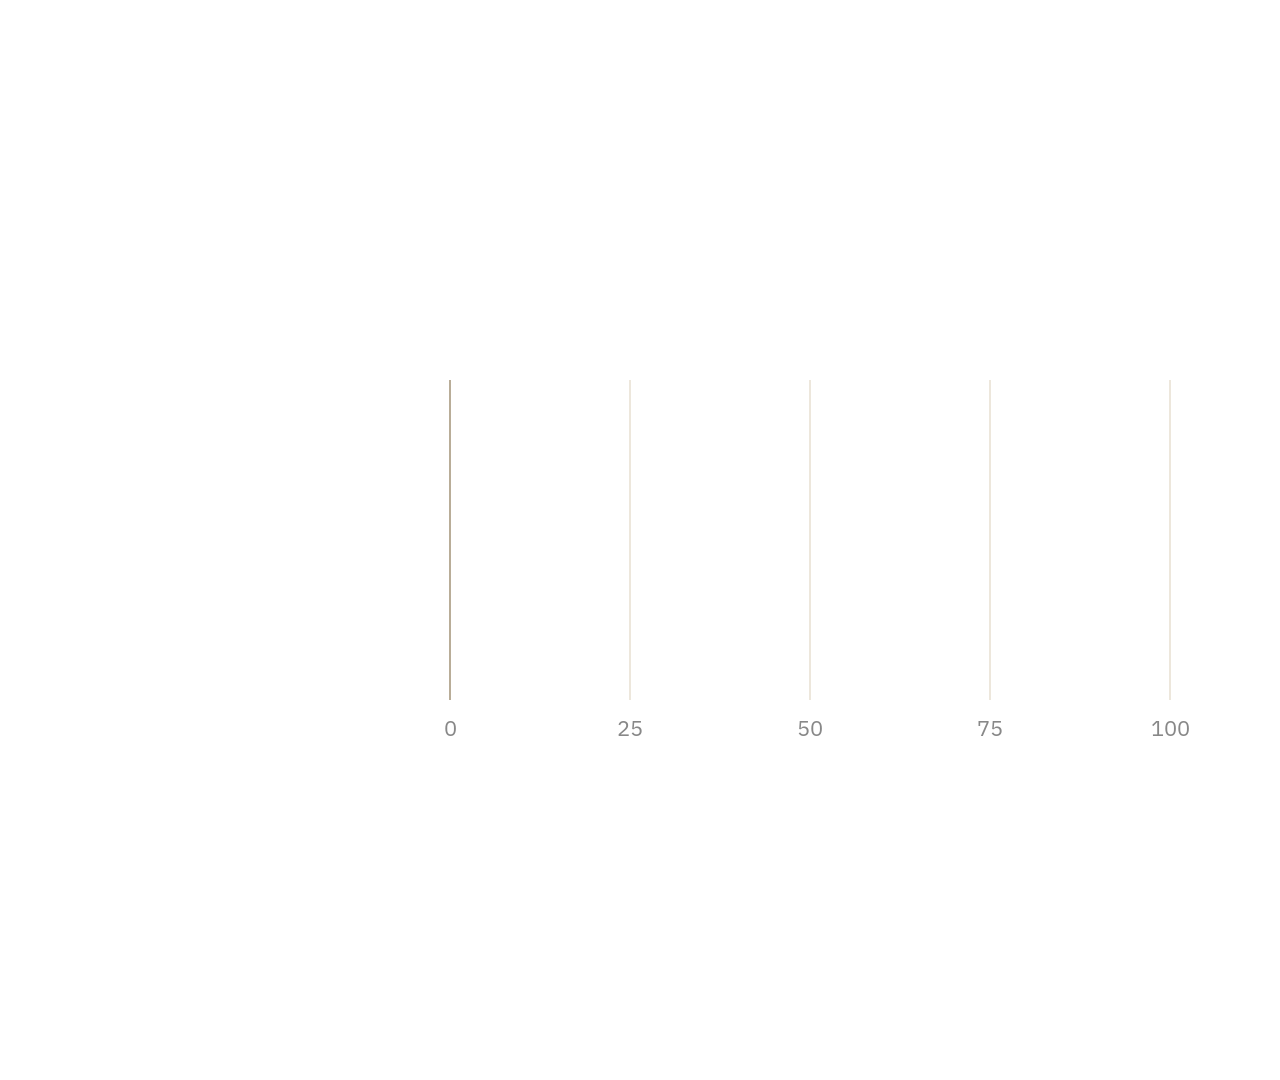
<file: video/scenes/06b_finetune.html>
<!doctype html>
<html>
<head>
<meta charset="utf-8">
<link rel="stylesheet" href="common.css">
<style>
  #sub { top: 128px; font-size: 30px; color: var(--muted); }
  #chart { position: absolute; left: 90px; top: 340px; }
  #legend { position: absolute; left: 450px; top: 316px; display: flex; gap: 36px; font-size: 26px; color: #444; }
  #legend span::before { content: ''; display: inline-block; width: 22px; height: 22px; border-radius: 4px; margin-right: 10px; vertical-align: -3px; background: var(--c); }
  #side { position: absolute; left: 1310px; top: 470px; width: 520px; }
  .tile { padding: 30px 34px; margin-bottom: 34px; }
  .tile .d { font-size: 30px; color: #333; line-height: 1.45; }
  #take { top: 958px; font-size: 38px; }
</style>
</head>
<body>
<div class="heading" id="head">Does fine-tuning help?</div>
<div class="caption" id="sub">Qwen3-VL-4B trained on 33 norms, tested on 17 held-out norms from the same families</div>
<div id="legend"><span style="--c:#23417a">Joint success</span><span style="--c:#8ea3c8">Task success</span></div>
<svg id="chart" width="1180" height="440"></svg>
<div id="side">
  <div class="tile card" id="t2">
    <div class="d">Beliefs still barely change after watching other agents.</div>
  </div>
</div>
<div class="caption" id="take">Fine-tuning helps a little, but the main failure remains.</div>
<script src="common.js"></script>
<script>
window.DURATION = 10;
const NS = 'http://www.w3.org/2000/svg';
function el(tag, attrs, parent) { const e = document.createElementNS(NS, tag); for (const k in attrs) e.setAttribute(k, attrs[k]); parent.appendChild(e); return e; }
const svg = $('#chart');
const ROWS = [
  ['Base model', 0.0, 23.5, 'ref'],
  ['Fine-tuned', 13.7, 44.1],
];
const X0 = 360, SCALE = 7.2, BAR = 44, GAP = 4, ROW = 160;
const COLORS = { joint: '#23417a', task: '#8ea3c8', refJoint: '#8a8a8a', refTask: '#c4c4c4' };
// recessive grid
for (const v of [0, 25, 50, 75, 100]) {
  el('line', { x1: X0 + v * SCALE, y1: 40, x2: X0 + v * SCALE, y2: 360, stroke: v ? '#e7dfd0' : '#b9ad98', 'stroke-width': v ? 1.5 : 2 }, svg);
  const tx = el('text', { x: X0 + v * SCALE, y: 396, 'text-anchor': 'middle', 'font-size': 22, fill: '#888', 'font-family': 'IBM Plex Sans' }, svg);
  tx.textContent = v;
}
let y = 80;
const marks = ROWS.map(([name, joint, task, kind], i) => {
  if (kind === 'gap') y += 18;
  const g = el('g', {}, svg);
  const label = el('text', { x: X0 - 22, y: y + BAR + 12, 'text-anchor': 'end', 'font-size': 32, fill: kind === 'ref' ? '#666' : '#222', 'font-family': 'IBM Plex Sans', 'font-weight': i === 1 ? 600 : 400 }, g);
  label.textContent = name;
  const bars = [[joint, kind === 'ref' ? COLORS.refJoint : COLORS.joint, y], [task, kind === 'ref' ? COLORS.refTask : COLORS.task, y + BAR + GAP]].map(([v, c, by]) => {
    const r = el('path', { fill: c }, g);
    const t = el('text', { y: by + BAR - 12, 'font-size': 26, fill: '#555', 'font-family': 'IBM Plex Sans' }, g);
    t.textContent = v.toFixed(1);
    return { v, r, t, by };
  });
  const row = { g, bars, y };
  y += ROW;
  return row;
});
// a bar with a 4px rounded data-end, anchored square on the baseline
function barPath(x, y, w, h) {
  if (w <= 0) return '';
  const r = Math.min(4, w);
  return `M ${x} ${y} H ${x + w - r} Q ${x + w} ${y} ${x + w} ${y + r} V ${y + h - r} Q ${x + w} ${y + h} ${x + w - r} ${y + h} H ${x} Z`;
}

window.seek = function (t) {
  enter($('#head'), t, 0); enter($('#sub'), t, 0.3); enter($('#legend'), t, 0.5);
  marks.forEach((m, i) => {
    const u = smooth(p(t, 0.9 + i * 0.3, 2.1 + i * 0.3));
    m.g.setAttribute('opacity', smooth(p(t, 0.8 + i * 0.3, 1.1 + i * 0.3)));
    for (const b of m.bars) {
      const w = b.v * SCALE * u;
      b.r.setAttribute('d', barPath(X0, b.by, w, BAR));
      b.t.setAttribute('x', X0 + w + 10);
      b.t.setAttribute('opacity', smooth(p(t, 1.8 + i * 0.3, 2.2 + i * 0.3)));
    }
  });
  enter($('#t2'), t, 3.8);
  enter($('#take'), t, 6.0);
};
window.seek(0);
</script>
</body>
</html>
</file>
<file: static/css/style.css>
:root {
  --bg: #ffffff;
  --text: #222222;
  --muted: #666666;
  --rule: #dddddd;
  --link: #23417a;
  --red: #8f2a1d;
  --code-bg: #f4f4f4;
}

* { box-sizing: border-box; }

html { -webkit-text-size-adjust: 100%; }

body {
  margin: 0;
  background: var(--bg);
  color: var(--text);
  font-family: "Source Serif 4", Georgia, "Times New Roman", serif;
  font-size: 18px;
  line-height: 1.6;
}
body.home { background: linear-gradient(180deg, #eef2f9 0, #f7f9fc 340px, var(--bg) 760px) no-repeat; }

main {
  max-width: 1140px;
  margin: 0 auto;
  padding: 56px 20px 40px;
}

/* Text keeps a readable measure; figures break out wider, each to its own width */
main:not(.demo) > section > *,
main:not(.demo) > footer {
  max-width: 820px;
  margin-left: auto;
  margin-right: auto;
}
main:not(.demo) > header > figure.intro-video {
  max-width: 820px;
  margin-left: auto;
  margin-right: auto;
}

a { color: var(--link); text-decoration: none; }
a:hover { text-decoration: underline; }

/* Header */
header { text-align: center; margin-bottom: 48px; }

h1 {
  font-size: 38px;
  font-weight: 600;
  line-height: 1.2;
  margin: 0;
  text-align: left;
}
h1 .name { font-variant: small-caps; letter-spacing: 0.01em; }

.subtitle {
  font-size: 23px;
  line-height: 1.35;
  margin: 0 0 20px;
}

.authors {
  margin: 0;
  font-size: 18px;
  width: min(900px, calc(100vw - 32px));
  margin-left: 50%;
  transform: translateX(-50%);
}
.authors span, .affiliations span { display: inline-block; white-space: nowrap; }
.authors span { margin: 0 7px; }
.authors sup, .affiliations sup { font-size: 0.65em; margin-left: 1px; }
.affiliations { margin: 14px 0 0; font-size: 14.5px; color: var(--muted); line-height: 1.65; }
.affiliations span { margin: 0 8px; }
.equal { margin: 10px 0 0; font-size: 14px; color: var(--muted); font-style: italic; }

.links {
  margin: 28px 0 0;
  font-size: 17px;
}
.links a, .links span {
  display: inline-block;
  margin: 4px 5px;
  padding: 5px 14px;
  border: 1px solid var(--rule);
  border-radius: 6px;
  white-space: nowrap;
}
.links a, .links span { color: #fff; border: 0; }
.links a:hover { filter: brightness(0.85); text-decoration: none; }
.links span { opacity: 0.55; cursor: default; }
.btn-paper { background: #8f2a1d; }
.btn-code { background: #3a3a3a; }
.btn-demo { background: #23417a; }
.btn-bib { background: #2e6b45; }

.title-row {
  display: flex;
  align-items: center;
  justify-content: center;
  gap: 18px;
  margin-bottom: 26px;
  width: min(1000px, calc(100vw - 32px));
  margin-left: 50%;
  transform: translateX(-50%);
}
.title-row h1 { margin: 0; }
.emblem { height: 96px; width: auto; }

/* Sections */
h2 {
  font-size: 25px;
  font-weight: 600;
  margin: 52px 0 12px;
  padding-bottom: 6px;
  border-bottom: 1px solid var(--rule);
}

h3 {
  font-size: 19px;
  font-weight: 600;
  margin: 30px 0 6px;
}

p { margin: 0 0 14px; }

/* Icons */
.icon {
  width: 1em;
  height: 1em;
  flex: none;
  vertical-align: -0.14em;
}
.links .icon { margin-right: 6px; }
.home h2 .icon { width: 0.85em; height: 0.85em; margin-right: 10px; color: var(--red); vertical-align: -0.08em; }
.family-name .icon { width: 1.2em; height: 1.2em; margin-right: 6px; vertical-align: -0.24em; }

.highlights { padding-left: 20px; margin: 0; }
.highlights li { margin-bottom: 10px; }
.highlights li::marker { color: var(--red); }

/* Media */
video {
  display: block;
  width: 100%;
  border: 1px solid var(--rule);
  background: #f4f4f4;
}

figure { margin: 26px 0 30px; }
.home video, .home figure > a > img {
  border: 0;
  border-radius: 8px;
  box-shadow: 0 1px 2px rgba(20, 30, 60, 0.08), 0 6px 22px rgba(20, 30, 60, 0.10);
}
.home h2 { position: relative; }
.home h2::after {
  content: '';
  position: absolute;
  left: 0;
  bottom: -1px;
  width: 44px;
  height: 2px;
  background: var(--red);
}
.intro-video { margin: 22px 0 18px; }

figure > figcaption:first-child { margin: 0 0 14px; }
main:not(.demo) > section > figure.norm-figure {
  margin-top: 34px;
  padding: 16px 16px 18px;
  border: 1px solid var(--rule);
  border-radius: 10px;
  background: #fafbfd;
}
.norm-figure > figcaption {
  font-size: 16.5px;
  color: var(--text);
}
.norm-figure > figcaption .icon { color: var(--link); margin-right: 4px; }
.norm-picker {
  display: grid;
  grid-template-columns: repeat(4, 1fr);
  gap: 12px;
  margin-bottom: 12px;
}
.norm-family { display: flex; flex-direction: column; gap: 4px; }
.norm-family span {
  font-size: 12px;
  font-weight: 600;
  text-transform: uppercase;
  letter-spacing: 0.06em;
  color: var(--muted);
  padding-bottom: 3px;
  border-bottom: 2px solid var(--fam);
  margin-bottom: 2px;
}
.norm-family button {
  flex: 1;
  font: inherit;
  font-size: 14px;
  line-height: 1.3;
  text-align: left;
  padding: 6px 9px;
  border: 1px solid var(--rule);
  border-radius: 6px;
  background: var(--bg);
  color: var(--text);
  cursor: pointer;
  transition: background 0.15s, border-color 0.15s;
}
.norm-family button:hover { border-color: var(--fam); }
.norm-family button[aria-pressed="true"] {
  background: var(--fam);
  border-color: var(--fam);
  color: #fff;
}
@media (max-width: 600px) {
  .norm-picker { grid-template-columns: 1fr 1fr; }
}



figure img {
  display: block;
  width: 100%;
  height: auto;
}

figcaption {
  font-size: 15.5px;
  line-height: 1.5;
  color: var(--muted);
  margin-top: 10px;
}
figcaption b { color: var(--text); font-weight: 600; }

/* Lists */
.families {
  display: grid;
  grid-template-columns: repeat(4, 1fr);
  gap: 12px;
  margin: 18px 0 24px;
}
.family {
  padding: 14px 14px 12px;
  border-radius: 8px;
  border-top: 3px solid var(--fam);
  background: #f5f6f9;
}
.family-name { display: block; font-weight: 600; font-size: 18px; color: var(--fam); }
.family-count { display: block; font-size: 13.5px; color: var(--muted); margin-bottom: 8px; }
.family p { margin: 0; font-size: 14.5px; line-height: 1.45; }
@media (max-width: 700px) {
  .families { grid-template-columns: 1fr 1fr; }
}

/* Tables */
.table-wrap { overflow-x: auto; margin: 18px 0 8px; }

table {
  border-collapse: collapse;
  width: 100%;
  font-size: 14px;
  font-variant-numeric: tabular-nums;
}

th, td {
  padding: 5px 7px;
  text-align: center;
  white-space: nowrap;
}
th:first-child, td:first-child { text-align: left; }

thead tr:first-child th { border-top: 1.5px solid var(--text); }
thead tr:last-child th { border-bottom: 1px solid var(--text); font-weight: 600; }
thead th { font-weight: 600; }
tbody tr:last-child td { border-bottom: 1.5px solid var(--text); }
tr.sep td { border-top: 1px solid var(--rule); }
td.ref, tr.ref td { color: var(--muted); }

.table-note { font-size: 15px; color: var(--muted); }

table.small { width: auto; margin: 0 auto; }

/* Bar chart */
.bars { font-size: 14px; font-variant-numeric: tabular-nums; }
.bar-legend { display: flex; gap: 18px; margin-bottom: 10px; color: var(--muted); }
.bar-legend i { display: inline-block; width: 12px; height: 12px; margin-right: 6px; vertical-align: -1px; }
.bar-rows { display: grid; gap: 6px; }
.bar-row { display: grid; grid-template-columns: 140px 1fr; align-items: center; gap: 10px; }
.bar-row.sep { border-top: 1px solid var(--rule); padding-top: 6px; }
.bar-label { white-space: nowrap; }
.bar-pair { display: grid; gap: 2px; padding-right: 40px; }
.bar {
  position: relative;
  height: 10px;
  width: calc(var(--v) * 1%);
}
.bar em {
  position: absolute;
  left: 100%;
  top: 50%;
  transform: translateY(-50%);
  padding-left: 5px;
  font-style: normal;
  font-size: 12px;
  line-height: 1;
  color: var(--muted);
}
.seen { background: var(--link); }
.unseen { background: #8ea3c8; }
.bar-row.ref .bar-label { color: var(--muted); }
.bar-row.ref .seen { background: #8a8a8a; }
.bar-row.ref .unseen { background: #c4c4c4; }

/* Findings */
.finding-num { color: var(--red); margin-right: 6px; }

/* BibTeX */
.bib { position: relative; }
pre {
  background: var(--code-bg);
  padding: 16px 18px;
  overflow-x: auto;
  font-family: ui-monospace, "SF Mono", Menlo, Consolas, monospace;
  font-size: 13.5px;
  line-height: 1.5;
  margin: 0;
}
.copy {
  position: absolute;
  top: 8px;
  right: 8px;
  font: inherit;
  font-family: "Source Serif 4", Georgia, serif;
  font-size: 14px;
  color: var(--link);
  background: none;
  border: 0;
  cursor: pointer;
  padding: 4px 6px;
}
.copy:hover { text-decoration: underline; }

footer {
  margin-top: 60px;
  padding-top: 14px;
  border-top: 1px solid var(--rule);
  font-size: 14px;
  color: var(--muted);
}

@media (max-width: 600px) {
  body { font-size: 17px; }
  main { padding: 36px 16px 32px; }
  h1 { font-size: 24px; }
  h1 br.lg { display: none; }
  .title-row { flex-direction: column; gap: 10px; }
  h1 { text-align: center; }
  .subtitle { font-size: 19px; }
  h2 { font-size: 22px; margin-top: 40px; }
  .links a, .links span { margin: 3px 3px; padding: 4px 10px; }
  .affiliations span { white-space: normal; display: block; margin: 0 0 2px; }
  .authors span { margin: 0 6px; }
  .emblem { height: 64px; }
  .bar-row { grid-template-columns: 112px 1fr; gap: 8px; }
  .bars { font-size: 13px; }
}


/* Demo page */
main.demo { max-width: 1440px; }
.back { font-size: 16px; margin: 0 0 8px; }
.back .name { font-variant: small-caps; }
.demo-head { text-align: left; margin-bottom: 20px; }
h2.demo-title { margin-top: 0; }

.player video { border: 0; cursor: pointer; }

.scrub { position: relative; margin: 14px 0 4px; height: 28px; }
.marks { position: absolute; inset: 0 7px; pointer-events: none; }
.mark {
  position: absolute;
  top: 2px;
  width: 4px;
  height: 24px;
  margin-left: -2px;
  padding: 0;
  border: 0;
  border-radius: 1px;
  cursor: pointer;
  pointer-events: auto;
  z-index: 2;
}
.ev-new { background: #c8372d; }
.ev-other { background: #d68a1c; }
.ev-ok { background: #2e8a4a; }

#slider {
  -webkit-appearance: none;
  appearance: none;
  position: relative;
  width: 100%;
  height: 28px;
  margin: 0;
  background: transparent;
  cursor: pointer;
  --p: 0%;
}
#slider::-webkit-slider-runnable-track {
  height: 6px;
  border-radius: 3px;
  background: linear-gradient(to right, var(--text) var(--p), var(--rule) var(--p));
}
#slider::-moz-range-track { height: 6px; border-radius: 3px; background: var(--rule); }
#slider::-moz-range-progress { height: 6px; border-radius: 3px; background: var(--text); }
#slider::-webkit-slider-thumb {
  -webkit-appearance: none;
  width: 14px;
  height: 14px;
  margin-top: -4px;
  border-radius: 50%;
  background: var(--bg);
  border: 2px solid var(--text);
  position: relative;
  z-index: 3;
}
#slider::-moz-range-thumb {
  width: 10px;
  height: 10px;
  border-radius: 50%;
  background: var(--bg);
  border: 2px solid var(--text);
}

.controls {
  display: flex;
  flex-wrap: wrap;
  align-items: center;
  gap: 8px;
  font-size: 16px;
}
.controls button, .events button {
  font: inherit;
  color: var(--text);
  background: none;
  cursor: pointer;
}
.controls button {
  border: 1px solid var(--rule);
  border-radius: 4px;
  padding: 3px 12px;
  min-width: 40px;
}
.controls button:hover { border-color: var(--muted); }
#play { min-width: 76px; }
.tval { min-width: 110px; text-align: center; font-variant-numeric: tabular-nums; }
.speed { margin-left: auto; display: flex; gap: 4px; }
.speed button { padding: 3px 8px; font-size: 14px; color: var(--muted); }
.speed button.on { color: var(--text); border-color: var(--text); }

.legend { display: flex; flex-wrap: wrap; gap: 6px 18px; margin-top: 10px; font-size: 14px; color: var(--muted); }
.legend .keys { margin-left: auto; font-size: 13px; }
.legend i { display: inline-block; width: 4px; height: 14px; margin-right: 6px; vertical-align: -2px; }

ol.events { list-style: none; padding: 0; margin: 0; font-size: 15px; }
.events li { border-top: 1px solid var(--rule); }
.events li:last-child { border-bottom: 1px solid var(--rule); }
.events button {
  display: grid;
  grid-template-columns: 64px 290px 1fr;
  gap: 10px;
  width: 100%;
  padding: 7px 4px;
  border: 0;
  text-align: left;
  color: var(--muted);
}
.events button:hover { background: var(--code-bg); }
.events li.past button { color: var(--text); }
.events li.cur button { background: var(--code-bg); }
.et { font-variant-numeric: tabular-nums; }
.ek { background: none; font-weight: 600; }
.ek.ev-new { color: #c8372d; }
.ek.ev-other { color: #b06f10; }
.ek.ev-ok { color: #2e8a4a; }

/* Demo dashboard panels */
.dash { display: grid; grid-template-columns: 290px minmax(0, 1fr) 300px; gap: 18px; align-items: start; }
.col { display: flex; flex-direction: column; gap: 14px; min-width: 0; }
.reason-panel { margin-top: 14px; }
.events-panel .events button { grid-template-columns: 52px 1fr; gap: 2px 8px; padding: 6px 2px; }
.events-panel .ed { grid-column: 2; font-size: 13.5px; line-height: 1.4; }
.events-panel .events { font-size: 14px; position: relative; }
.panel { border: 1px solid var(--rule); border-radius: 6px; padding: 12px 14px; font-size: 14.5px; line-height: 1.5; }
.panel h4 {
  margin: 0 0 8px;
  font-size: 12.5px;
  font-weight: 600;
  letter-spacing: 0.06em;
  text-transform: uppercase;
  color: var(--muted);
}
.panel h4 .count { letter-spacing: 0; }
.panel p { margin: 0; }
.muted { color: var(--muted); }
.star { color: #d4a017; margin-right: 4px; }
.nc-name { font-size: 18px; font-weight: 600; }
.nc-sub { color: var(--muted); font-size: 13.5px; margin-bottom: 8px !important; }
.kv { display: grid; grid-template-columns: auto 1fr; gap: 3px 12px; margin: 0; }
.kv dt { color: var(--muted); }
.kv dd { margin: 0; font-variant-numeric: tabular-nums; }
.tag { display: inline-block; margin-left: 8px; padding: 0 6px; border-radius: 3px; font-size: 12px; font-weight: 600; vertical-align: 2px; }
.tag-bad { background: #c8372d; color: #fff; }

ul.agents { list-style: none; padding: 0; margin: 0; }
.agents li {
  display: grid;
  grid-template-columns: 12px 1fr auto 76px;
  gap: 8px;
  align-items: center;
  padding: 4px 0;
  border-top: 1px solid var(--rule);
  font-variant-numeric: tabular-nums;
}
.agents li:first-child { border-top: 0; }
.agents li.muted { display: block; }
.agents li.is-nc .an { font-weight: 600; }
.agents i, .groups i { display: inline-block; width: 10px; height: 10px; border-radius: 50%; }
.ap { color: var(--muted); }
.as { text-align: right; color: var(--muted); font-size: 13px; }
.as .tag { margin-left: 0; }
.groups { margin-top: 8px !important; font-size: 12.5px; color: var(--muted); }
.groups span { margin-right: 8px; }
.groups i { width: 8px; height: 8px; margin-right: 4px; }
.g-green { background: #3f9a4e; }
.g-orange { background: #e0892b; }
.g-blue { background: #3d6fc4; }

/* Panel tints: amber for the newcomer's own state, grey for its reasoning, blue for customers, purple for events */
.panel.tint { border-color: var(--tint-rule); border-left: 4px solid var(--tint-accent); background: var(--tint-bg); }
.panel.tint h4 { color: var(--tint-head); }
.tint-nc { --tint-bg: #fbf6e9; --tint-rule: #eadcb2; --tint-accent: #c9971c; --tint-head: #8a6508; }
.tint-cust { --tint-bg: #eff4fb; --tint-rule: #c9d7ec; --tint-accent: #3d6fc4; --tint-head: #2f5597; }
.tint-grey { --tint-bg: #f5f5f5; --tint-rule: #dddddd; --tint-accent: #8a8a8a; --tint-head: #555555; }
.tint-ev { --tint-bg: #f5f1fa; --tint-rule: #dbd0ec; --tint-accent: #6b4fa3; --tint-head: #563d88; }
.panel.tint .agents li, .panel.tint .events li { border-color: var(--tint-rule); }
.panel.tint .events button:hover, .panel.tint .events li.cur button { background: rgba(0, 0, 0, 0.05); }
.panel.tint .conf-bar { background: var(--tint-rule); }
.panel.tint-nc .conf-bar div { background: var(--tint-accent); }

.reason { white-space: pre-wrap; }
.panel.truth {
  border-color: #b9d9c2;
  border-left: 4px solid #2e8a4a;
  background: #eef6f0;
  font-size: 16px;
  font-weight: 600;
  line-height: 1.45;
}
.truth-label {
  display: block;
  margin-bottom: 2px;
  font-size: 12.5px;
  font-weight: 600;
  letter-spacing: 0.06em;
  text-transform: uppercase;
  color: #2e6b45;
}
.truth-label i { font-weight: 400; letter-spacing: 0; text-transform: none; }
.belief { font-style: italic; }
.conf { display: flex; align-items: center; gap: 10px; margin-top: 12px; font-size: 13.5px; color: var(--muted); }
.conf-bar { flex: 1; height: 6px; border-radius: 3px; background: var(--rule); overflow: hidden; }
.conf-bar div { height: 100%; background: var(--link); transition: width 0.15s; }
.conf b { color: var(--text); font-weight: 600; min-width: 36px; text-align: right; font-variant-numeric: tabular-nums; }

/* On a desktop-sized screen the title, back link and intro share one compact header row. */
@media (min-width: 1100px) {
  main.demo { padding: 14px 24px 40px; }
  .demo-head { display: flex; align-items: baseline; gap: 18px; padding-bottom: 10px; margin-bottom: 14px; border-bottom: 1px solid var(--rule); }
  .demo-head .back { margin: 0; white-space: nowrap; }
  .demo-head h2.demo-title { margin: 0; padding: 0; border: 0; font-size: 22px; white-space: nowrap; }
  .demo-head .demo-intro { margin: 0; font-size: 14.5px; line-height: 1.45; color: var(--muted); }
  .scrub { margin-top: 10px; }
}
@media (max-width: 1399px) {
  .legend .keys { display: none; }
}

@media (max-width: 1099px) {
  .dash { grid-template-columns: 1fr; }
  .dash .player { order: -1; }
}

@media (max-width: 600px) {
  .events button { grid-template-columns: 56px 1fr; }
  .ed { grid-column: 2; }
  .speed { margin-left: 0; }
}
</file>
<file: video/scenes/common.css>
@import url('https://fonts.googleapis.com/css2?family=IBM+Plex+Mono:wght@500;600&family=IBM+Plex+Sans:ital,wght@0,400;0,500;0,600;1,400&display=swap');
:root {
  --bg: #ffffff; --ink: #222; --muted: #6a6a6a; --rule: #e2e2e2;
  --navy: #23417a; --navy-light: #8ea3c8; --red: #8f2a1d; --green: #2e6b3a; --orange: #c0562b;
}
html, body { margin: 0; width: 1920px; height: 1080px; overflow: hidden; background: var(--bg); color: var(--ink);
  font-family: 'IBM Plex Sans', sans-serif; }
.mono { font-family: 'IBM Plex Mono', monospace; }
.abs { position: absolute; }
.heading { position: absolute; left: 0; right: 0; top: 56px; text-align: center; font-family: 'IBM Plex Mono', monospace;
  font-weight: 600; font-size: 52px; }
.caption { position: absolute; left: 0; right: 0; text-align: center; font-size: 38px; color: var(--ink); }
.card { background: #fff; border-radius: 18px; box-shadow: 0 6px 30px rgba(60, 40, 10, 0.10); }
</file>
